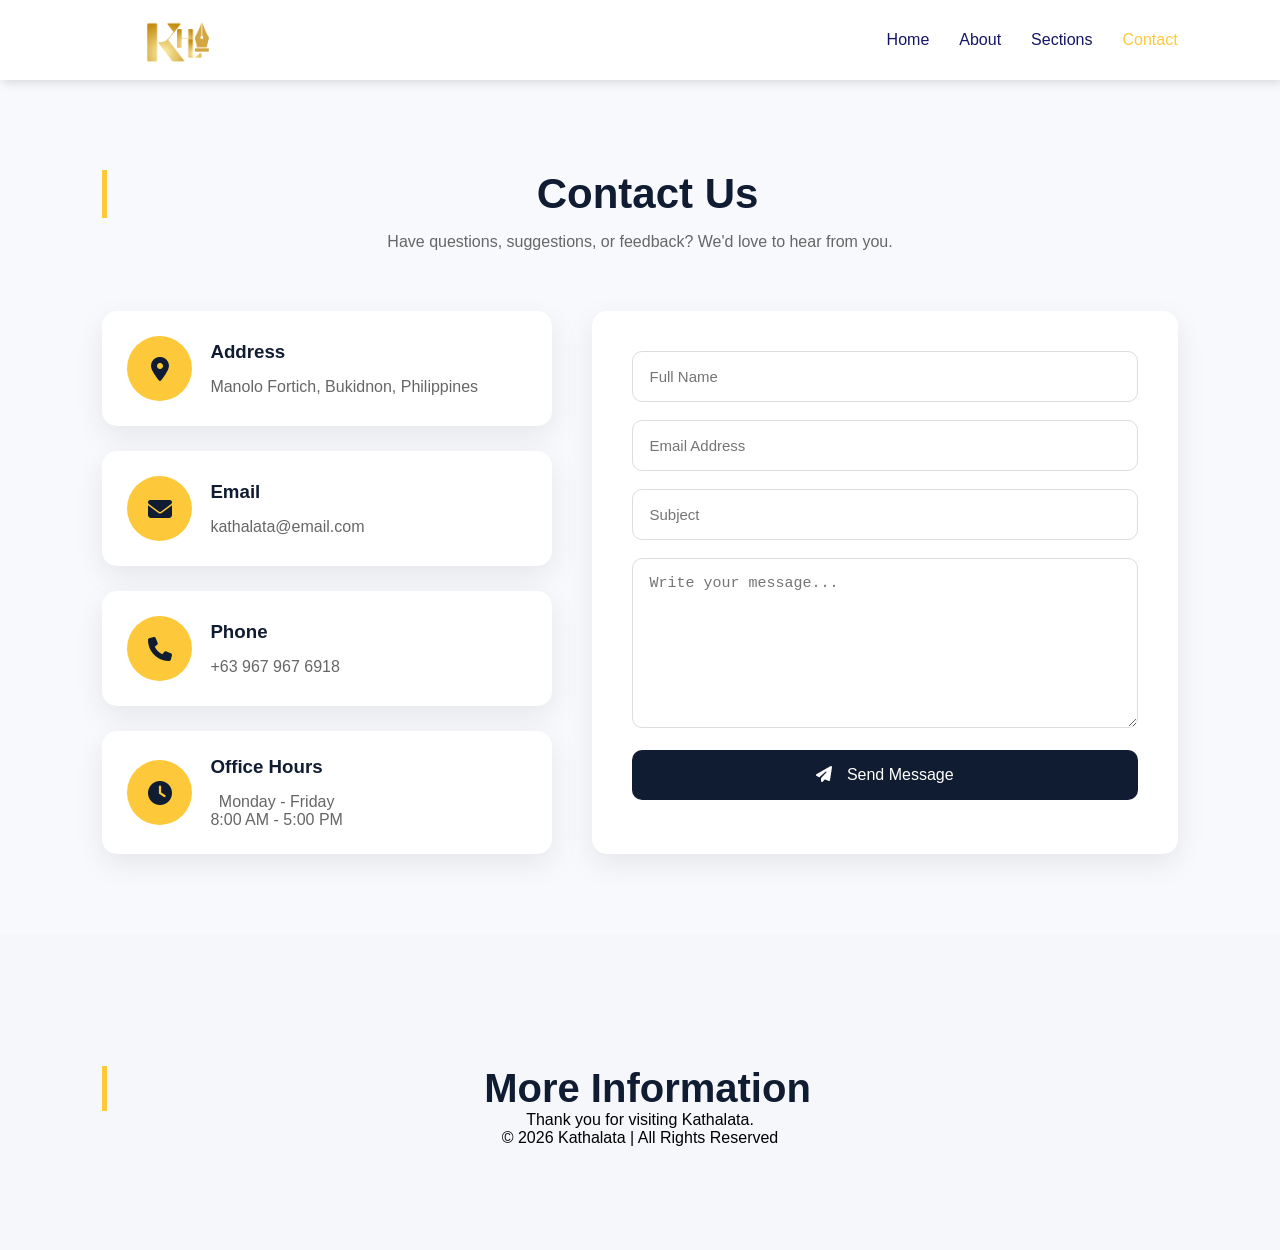
<file: contact.html>
<!DOCTYPE html>
<html lang="en">
<head>
<meta charset="UTF-8">
<meta name="viewport" content="width=device-width, initial-scale=1.0">

<title>Contact | Kathalata</title>

<link rel="stylesheet" href="style.css">

<link rel="stylesheet"
href="https://cdnjs.cloudflare.com/ajax/libs/font-awesome/6.5.2/css/all.min.css">

</head>
<body>

<!-- ================= NAVIGATION ================= -->

<header>

<nav>

<img src="img/khlogo.png" class="logo">

<div class="navigation">

<ul>

<li><a href="index.html">Home</a></li>

<li><a href="about.html">About</a></li>

<li><a href="courses.html">Sections</a></li>

<li><a href="contact.html" class="active">Contact</a></li>

</ul>

</div>

</nav>

</header>

<!-- ================= CONTACT ================= -->

<section id="contact-page">

<h1>Contact Us</h1>

<p>
Have questions, suggestions, or feedback? We'd love to hear from you.
</p>

<div class="contact-container">

<!-- LEFT SIDE -->

<div class="contact-info">

<div class="info-card">

<i class="fa-solid fa-location-dot"></i>

<div>

<h3>Address</h3>

<p>Manolo Fortich, Bukidnon, Philippines</p>

</div>

</div>

<div class="info-card">

<i class="fa-solid fa-envelope"></i>

<div>

<h3>Email</h3>

<p>kathalata@email.com</p>

</div>

</div>

<div class="info-card">

<i class="fa-solid fa-phone"></i>

<div>

<h3>Phone</h3>

<p>+63 967 967 6918</p>

</div>

</div>

<div class="info-card">

<i class="fa-solid fa-clock"></i>

<div>

<h3>Office Hours</h3>

<p>Monday - Friday<br>8:00 AM - 5:00 PM</p>

</div>

</div>

</div>

<!-- RIGHT SIDE -->

<div class="contact-form">

<form>

<input type="text" placeholder="Full Name" required>

<input type="email" placeholder="Email Address" required>

<input type="text" placeholder="Subject" required>

<textarea rows="8" placeholder="Write your message..." required></textarea>

<button type="submit">

<i class="fa-solid fa-paper-plane"></i>

Send Message

</button>

</form>

</div>

</div>

</section>

<!-- ================= FOOTER ================= -->

<section id="experts">

<h1>More Information</h1>

<p>Thank you for visiting Kathalata.</p>

<div class="copyright">

© 2026 Kathalata | All Rights Reserved

</div>

</section>

</body>
</html>
</file>
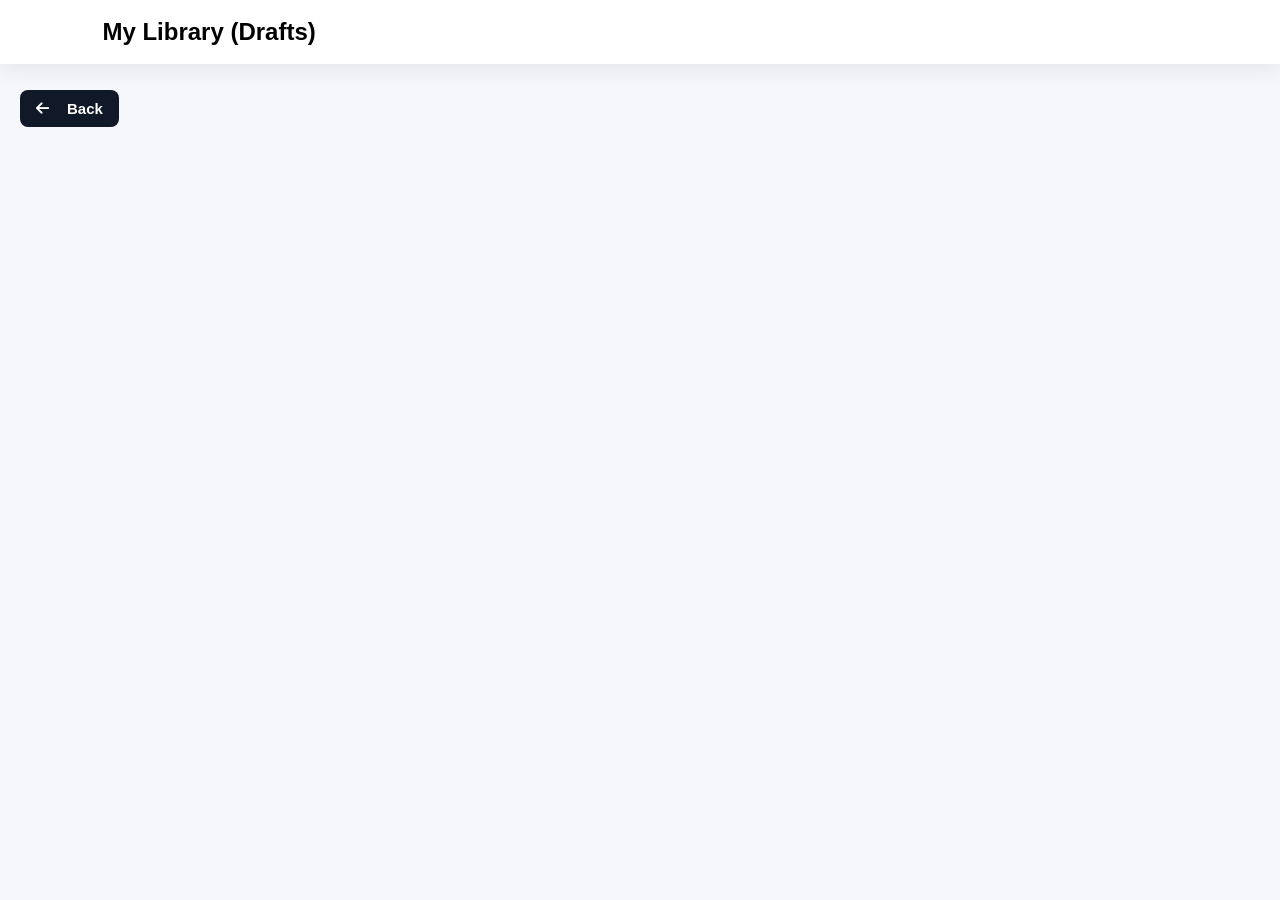
<file: library.html>
<!DOCTYPE html>
<html>
<head>
<title>My Library</title>
<link rel="stylesheet" href="style.css">
<link rel="stylesheet" href="https://cdnjs.cloudflare.com/ajax/libs/font-awesome/6.5.2/css/all.min.css">
</head>

<body>

<header class="topbar">
<a href="courses.html" class="back-btn">
<i class="fa-solid fa-arrow-left"></i> Back
</a>
<h2>My Library (Drafts)</h2>
</header>


<section class="library">

<div id="draftList"></div>
<div id="postsContainer"></div>

</section>

<script>
let drafts = JSON.parse(localStorage.getItem("drafts")) || [];
let container = document.getElementById("draftList");

function loadDrafts() {

    container.innerHTML = "";

    if (drafts.length === 0) {
        container.innerHTML = "<p>No drafts yet.</p>";
        return;
    }

    drafts.forEach((item, index) => {

        container.innerHTML += `
        <div class="library-card">
            <div class="content">${item.content}</div>

            <small>${item.date}</small>

            <div class="lib-buttons">

                <button onclick="editDraft(${index})">
                    <i class="fa-solid fa-pen"></i> Edit
                </button>

                <button onclick="deleteDraft(${index})">
                    <i class="fa-solid fa-trash"></i> Delete
                </button>

            </div>
        </div>
        `;
    });
}

function deleteDraft(index){
    drafts.splice(index, 1);
    localStorage.setItem("drafts", JSON.stringify(drafts));
    loadDrafts();
}

function editDraft(index){
    localStorage.setItem("editDraft", JSON.stringify(drafts[index]));
    window.location.href = "write.html";
}

loadDrafts();
</script>


</body>
</html>
</file>
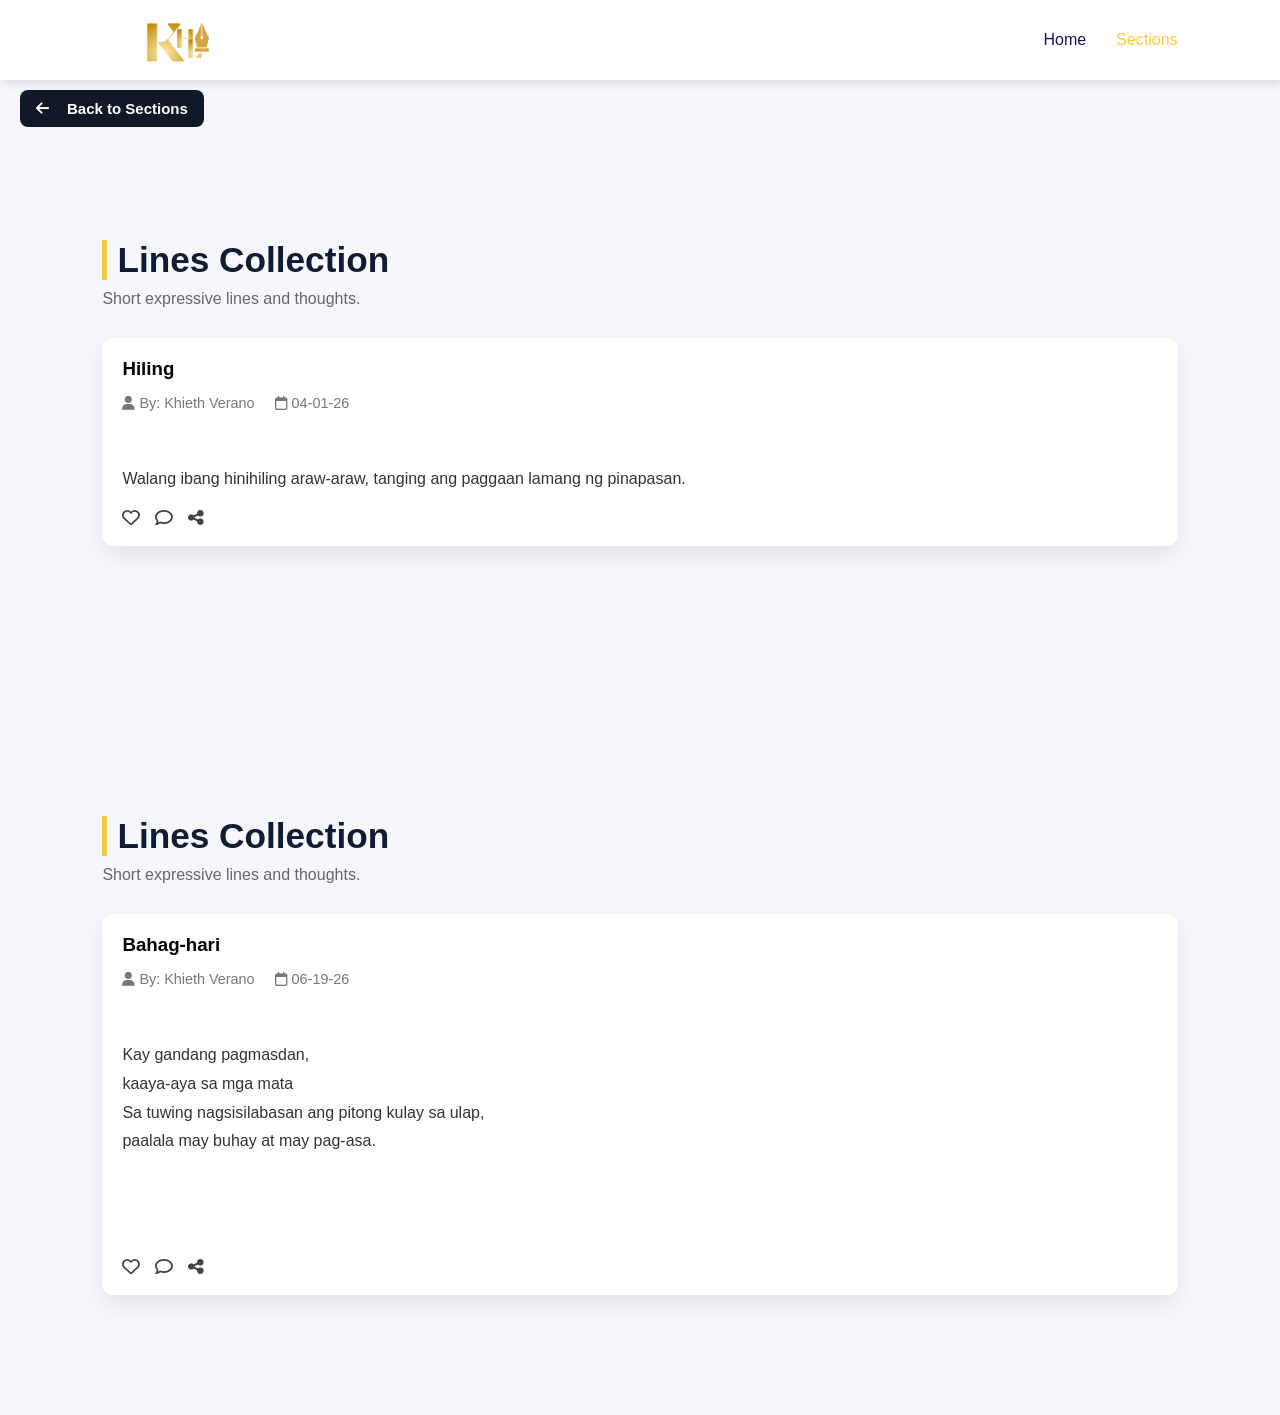
<file: section-lines.html>
<!DOCTYPE html>
<html lang="en">
<head>
<meta charset="UTF-8">
<meta name="viewport" content="width=device-width, initial-scale=1.0">
<title>Lines Section</title>

<link rel="stylesheet" href="style.css">
<link rel="stylesheet" href="https://cdnjs.cloudflare.com/ajax/libs/font-awesome/6.1.1/css/all.min.css">
</head>

<body>

<nav>
    <img src="img/khlogo.png" class="logo">

    <div class="navigation">
        <ul>
            <li><a href="index.html">Home</a></li>
            <li><a href="courses.html" class="active">Sections</a></li>
        </ul>
    </div>
</nav>

<section class="top-bar">
    <a href="courses.html" class="back-btn">
        <i class="fa-solid fa-arrow-left"></i> Back to Sections
    </a>
</section>

<section class="works-page">

    <h1>Lines Collection</h1>
    <p class="subtext">Short expressive lines and thoughts.</p>

    <div class="work-grid">

        <div class="work-card">
    <!-- TITLE -->
    <h3>Hiling</h3>

    <!-- AUTHOR + DATE -->
    <div class="post-meta">
        <span><i class="fa-solid fa-user"></i> By: Khieth Verano</span>
        <span><i class="fa-regular fa-calendar"></i> 04-01-26</span>
    </div>

    <!-- CONTENT -->
    <p>
        Walang ibang hinihiling araw-araw, tanging ang paggaan lamang ng pinapasan.
    </p>

    <!-- ACTIONS -->
    <div class="work-actions">
        <i class="fa-regular fa-heart"></i>
        <i class="fa-regular fa-comment"></i>
        <i class="fa-solid fa-share-nodes"></i>
    </div>

</div>

</section>
<section class="works-page">

    <h1>Lines Collection</h1>
    <p class="subtext">Short expressive lines and thoughts.</p>

    <div class="work-grid">

        <div class="work-card">
    <!-- TITLE -->
    <h3>Bahag-hari</h3>

    <!-- AUTHOR + DATE -->
    <div class="post-meta">
        <span><i class="fa-solid fa-user"></i> By: Khieth Verano</span>
        <span><i class="fa-regular fa-calendar"></i> 06-19-26</span>
    </div>

    <!-- CONTENT -->
    <p>
        Kay gandang pagmasdan, 
kaaya-aya sa mga mata
Sa tuwing nagsisilabasan ang pitong kulay sa ulap, 
paalala may buhay at may pag-asa.


    <!-- ACTIONS -->
    <div class="work-actions">
        <i class="fa-regular fa-heart"></i>
        <i class="fa-regular fa-comment"></i>
        <i class="fa-solid fa-share-nodes"></i>
    </div>

</div>

</section>


</body>
</html>
</file>
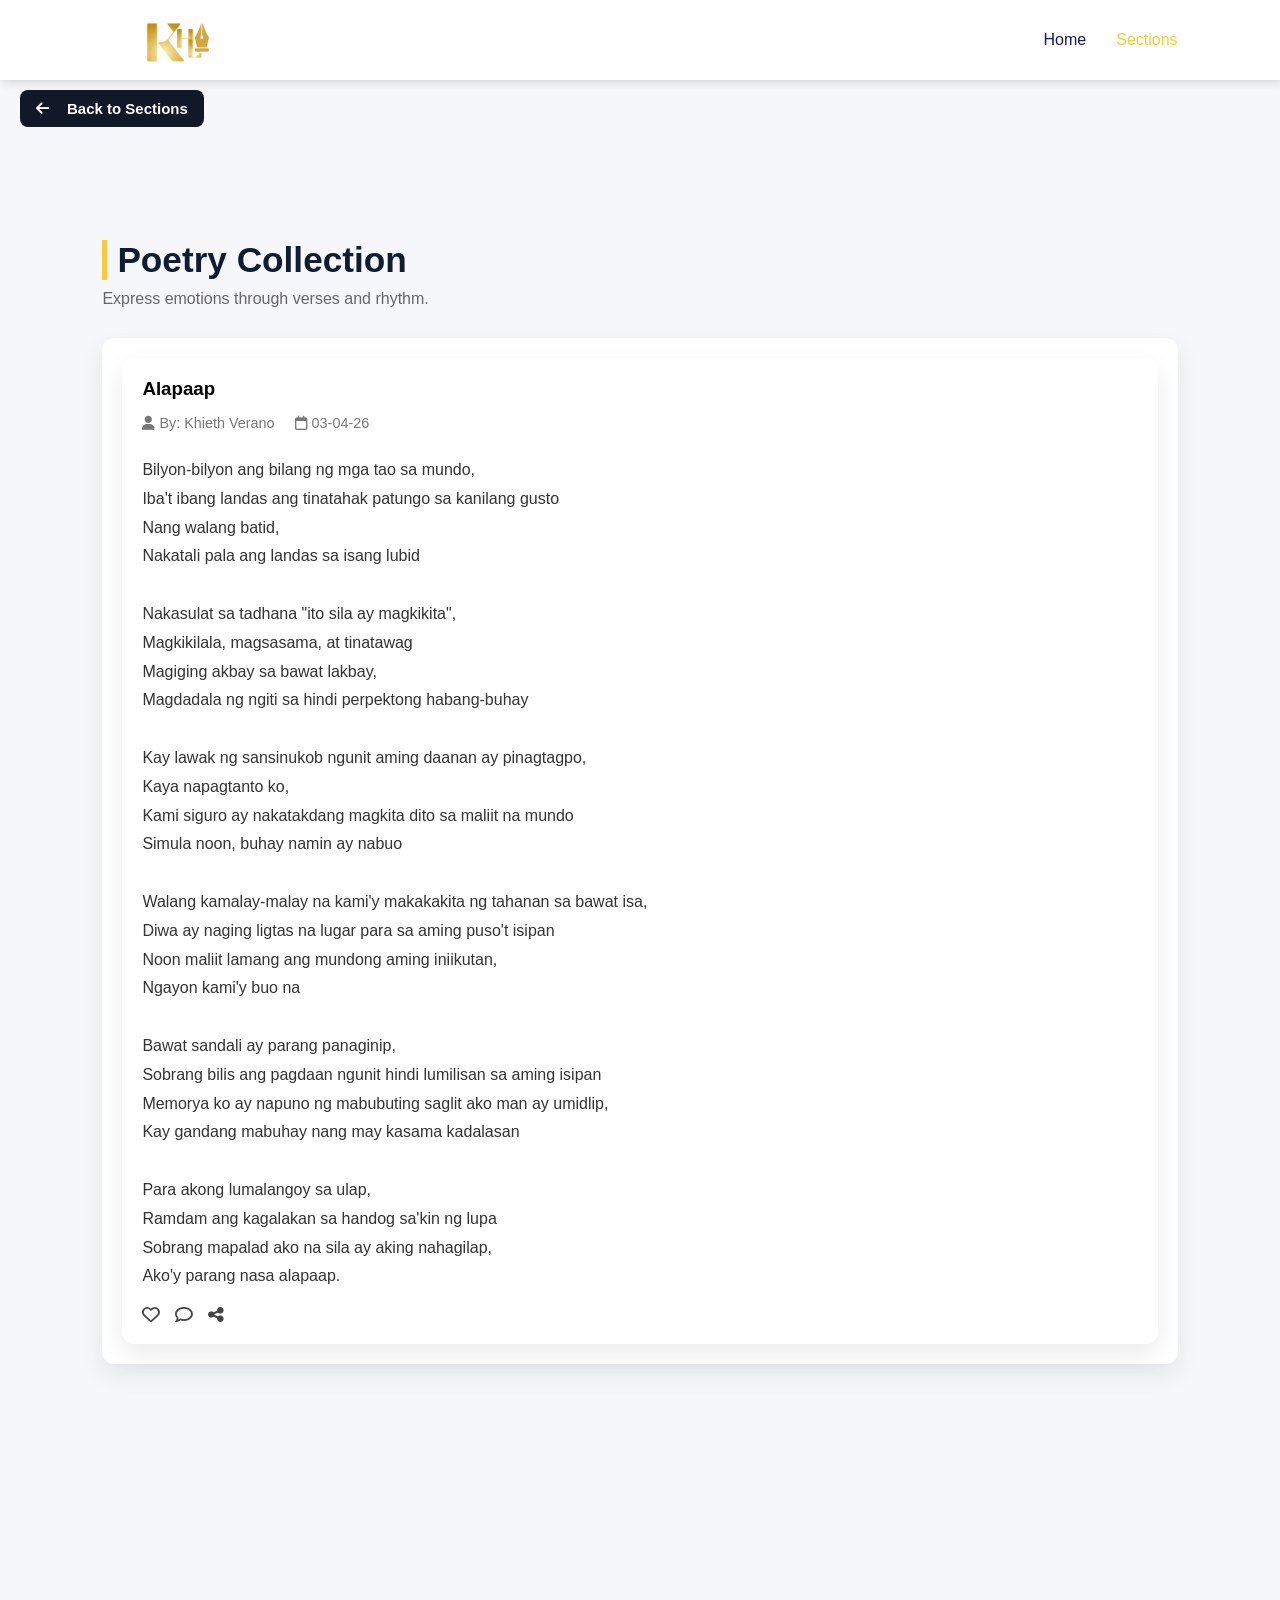
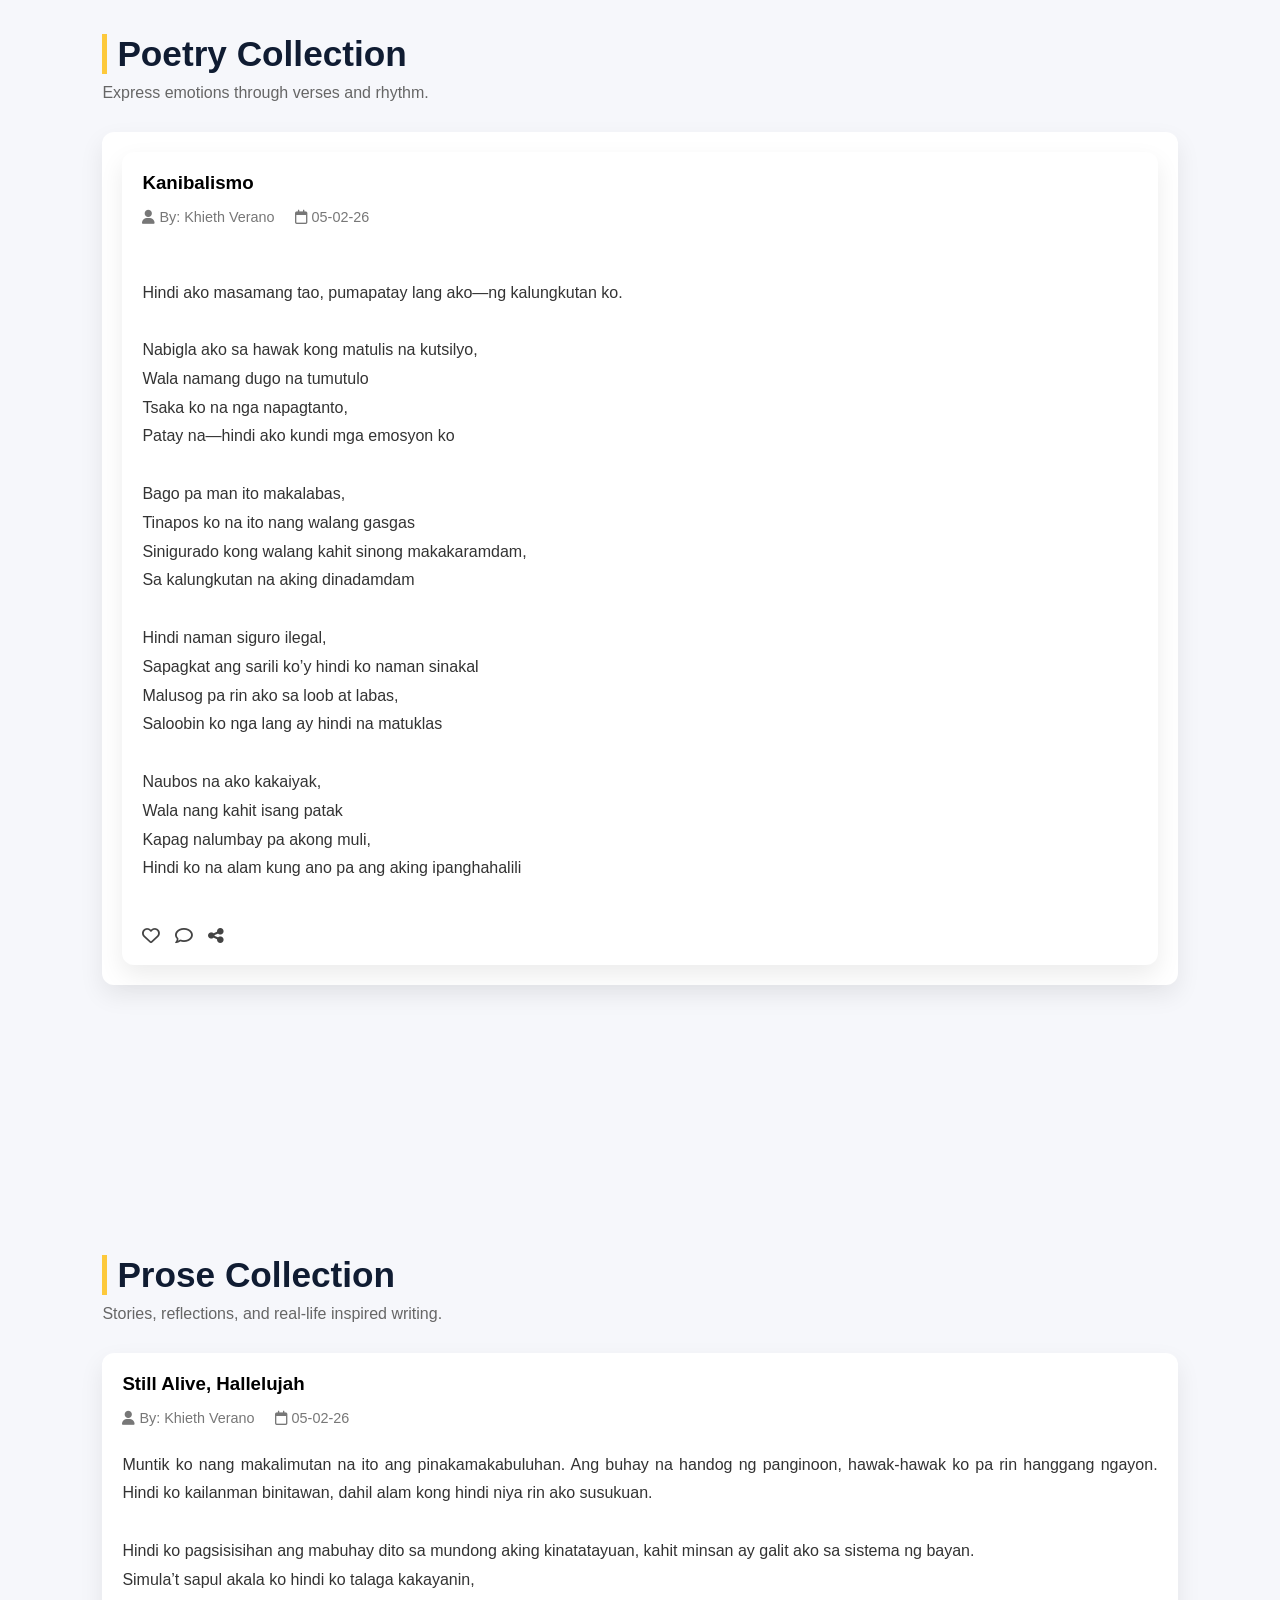
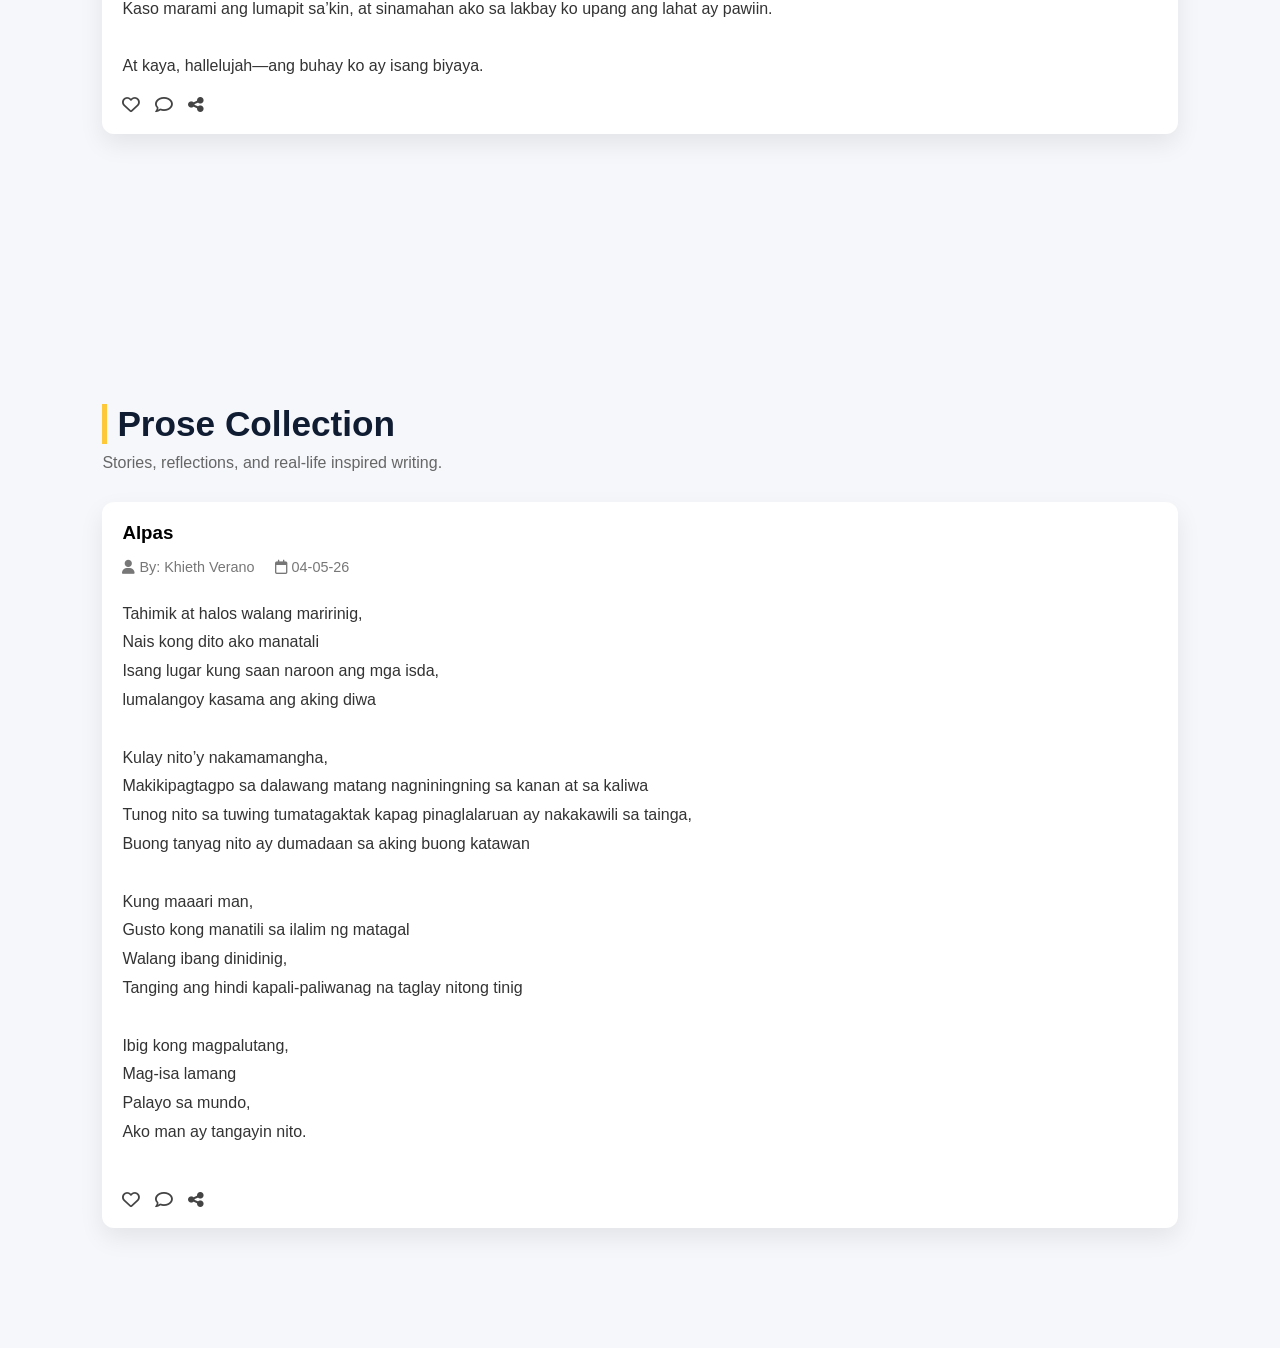
<file: section-poetry.html>
<!DOCTYPE html>
<html lang="en">
<head>
<meta charset="UTF-8">
<meta name="viewport" content="width=device-width, initial-scale=1.0">
<title>Poetry Section</title>

<link rel="stylesheet" href="style.css">
<link rel="stylesheet" href="https://cdnjs.cloudflare.com/ajax/libs/font-awesome/6.1.1/css/all.min.css">
</head>

<body>

<!-- HEADER -->
<nav>
    <img src="img/khlogo.png" class="logo">

    <div class="navigation">
        <ul>
            <li><a href="index.html">Home</a></li>
            <li><a href="courses.html" class="active">Sections</a></li>
        </ul>
    </div>
</nav>

<!-- BACK BUTTON -->
<section class="top-bar">
    <a href="courses.html" class="back-btn">
        <i class="fa-solid fa-arrow-left"></i> Back to Sections
    </a>
</section>

<!-- CONTENT -->
<section class="works-page">

    <h1>Poetry Collection</h1>
    <p class="subtext">Express emotions through verses and rhythm.</p>

    <div class="work-grid">

        <div class="work-card">
            <div class="work-card">
    <!-- TITLE -->
    <h3>Alapaap</h3>

    <!-- AUTHOR + DATE -->
    <div class="post-meta">
        <span><i class="fa-solid fa-user"></i> By: Khieth Verano</span>
        <span><i class="fa-regular fa-calendar"></i> 03-04-26</span>
    </div>

    <!-- CONTENT -->
    <p> Bilyon-bilyon ang bilang ng mga tao sa mundo,
        Iba't ibang landas ang tinatahak patungo sa kanilang gusto
        Nang walang batid,
        Nakatali pala ang landas sa isang lubid

        Nakasulat sa tadhana "ito sila ay magkikita",
        Magkikilala, magsasama, at tinatawag
        Magiging akbay sa bawat lakbay,
        Magdadala ng ngiti sa hindi perpektong habang-buhay

        Kay lawak ng sansinukob ngunit aming daanan ay pinagtagpo,
        Kaya napagtanto ko,
        Kami siguro ay nakatakdang magkita dito sa maliit na mundo
        Simula noon, buhay namin ay nabuo

        Walang kamalay-malay na kami'y makakakita ng tahanan sa bawat isa,
        Diwa ay naging ligtas na lugar para sa aming puso't isipan
        Noon maliit lamang ang mundong aming iniikutan,
        Ngayon kami'y buo na

        Bawat sandali ay parang panaginip,
        Sobrang bilis ang pagdaan ngunit hindi lumilisan sa aming isipan
        Memorya ko ay napuno ng mabubuting saglit ako man ay umidlip,
        Kay gandang mabuhay nang may kasama kadalasan

        Para akong lumalangoy sa ulap,
        Ramdam ang kagalakan sa handog sa'kin ng lupa
        Sobrang mapalad ako na sila ay aking nahagilap,
        Ako'y parang nasa alapaap.
    </p>

    <!-- ACTIONS -->
    <div class="work-actions">
        <i class="fa-regular fa-heart"></i>
        <i class="fa-regular fa-comment"></i>
        <i class="fa-solid fa-share-nodes"></i>
    </div>

</div>

</section>
<section class="works-page">

    <h1>Poetry Collection</h1>
    <p class="subtext">Express emotions through verses and rhythm.</p>

    <div class="work-grid">

        <div class="work-card">
            <div class="work-card">
    <!-- TITLE -->
    <h3>Kanibalismo</h3>

    <!-- AUTHOR + DATE -->
    <div class="post-meta">
        <span><i class="fa-solid fa-user"></i> By: Khieth Verano</span>
        <span><i class="fa-regular fa-calendar"></i> 05-02-26</span>
    </div>

    <!-- CONTENT -->
    <p>
Hindi ako masamang tao, pumapatay lang ako—ng kalungkutan ko.

Nabigla ako sa hawak kong matulis na kutsilyo,
Wala namang dugo na tumutulo
Tsaka ko na nga napagtanto,
Patay na—hindi ako kundi mga emosyon ko

Bago pa man ito makalabas,
Tinapos ko na ito nang walang gasgas
Sinigurado kong walang kahit sinong makakaramdam,
Sa kalungkutan na aking dinadamdam

Hindi naman siguro ilegal,
Sapagkat ang sarili ko’y hindi ko naman sinakal
Malusog pa rin ako sa loob at labas,
Saloobin ko nga lang ay hindi na matuklas

Naubos na ako kakaiyak,
Wala nang kahit isang patak
Kapag nalumbay pa akong muli,
Hindi ko na alam kung ano pa ang aking ipanghahalili

    </p>

    <!-- ACTIONS -->
    <div class="work-actions">
        <i class="fa-regular fa-heart"></i>
        <i class="fa-regular fa-comment"></i>
        <i class="fa-solid fa-share-nodes"></i>
    </div>

</div>

</section>
<section class="works-page">

    <h1>Prose Collection</h1>
    <p class="subtext">Stories, reflections, and real-life inspired writing.</p>
<div class="work-grid">

        <div class="work-card">
    <!-- TITLE -->
    <h3>Still Alive, Hallelujah</h3>

    <!-- AUTHOR + DATE -->
    <div class="post-meta">
        <span><i class="fa-solid fa-user"></i> By: Khieth Verano</span>
        <span><i class="fa-regular fa-calendar"></i> 05-02-26</span>
    </div>

    <!-- CONTENT -->
    <p>Muntik ko nang makalimutan na ito ang pinakamakabuluhan. Ang buhay na handog ng panginoon, hawak-hawak ko pa rin hanggang ngayon. Hindi ko kailanman binitawan, dahil alam kong hindi niya rin ako susukuan.

Hindi ko pagsisisihan ang mabuhay dito sa mundong aking kinatatayuan, kahit minsan ay galit ako sa sistema ng bayan.
Simula’t sapul akala ko hindi ko talaga kakayanin,
Kaso marami ang lumapit sa’kin, at sinamahan ako sa lakbay ko upang ang lahat ay pawiin. 

At kaya, hallelujah—ang buhay ko ay isang biyaya.
</p>

    <!-- ACTIONS -->
    <div class="work-actions">
        <i class="fa-regular fa-heart"></i>
        <i class="fa-regular fa-comment"></i>
        <i class="fa-solid fa-share-nodes"></i>
    </div>

</div>

</section>
<section class="works-page">

    <h1>Prose Collection</h1>
    <p class="subtext">Stories, reflections, and real-life inspired writing.</p>
<div class="work-grid">

        <div class="work-card">
    <!-- TITLE -->
    <h3>Alpas</h3>

    <!-- AUTHOR + DATE -->
    <div class="post-meta">
        <span><i class="fa-solid fa-user"></i> By: Khieth Verano</span>
        <span><i class="fa-regular fa-calendar"></i> 04-05-26</span>
    </div>

    <!-- CONTENT -->
    <p>Tahimik at halos walang maririnig,
Nais kong dito ako manatali
Isang lugar kung saan naroon ang mga isda,
lumalangoy kasama ang aking diwa

Kulay nito’y nakamamangha,
Makikipagtagpo sa dalawang matang nagniningning sa kanan at sa kaliwa
Tunog nito sa tuwing tumatagaktak kapag pinaglalaruan ay nakakawili sa tainga,
Buong tanyag nito ay dumadaan sa aking buong katawan

Kung maaari man,
Gusto kong manatili sa ilalim ng matagal
Walang ibang dinidinig,
Tanging ang hindi kapali-paliwanag na taglay nitong tinig

Ibig kong magpalutang,
Mag-isa lamang
Palayo sa mundo,
Ako man ay tangayin nito.

</p>

    <!-- ACTIONS -->
    <div class="work-actions">
        <i class="fa-regular fa-heart"></i>
        <i class="fa-regular fa-comment"></i>
        <i class="fa-solid fa-share-nodes"></i>
    </div>

</div>

</section>
</body>
</html>
</file>
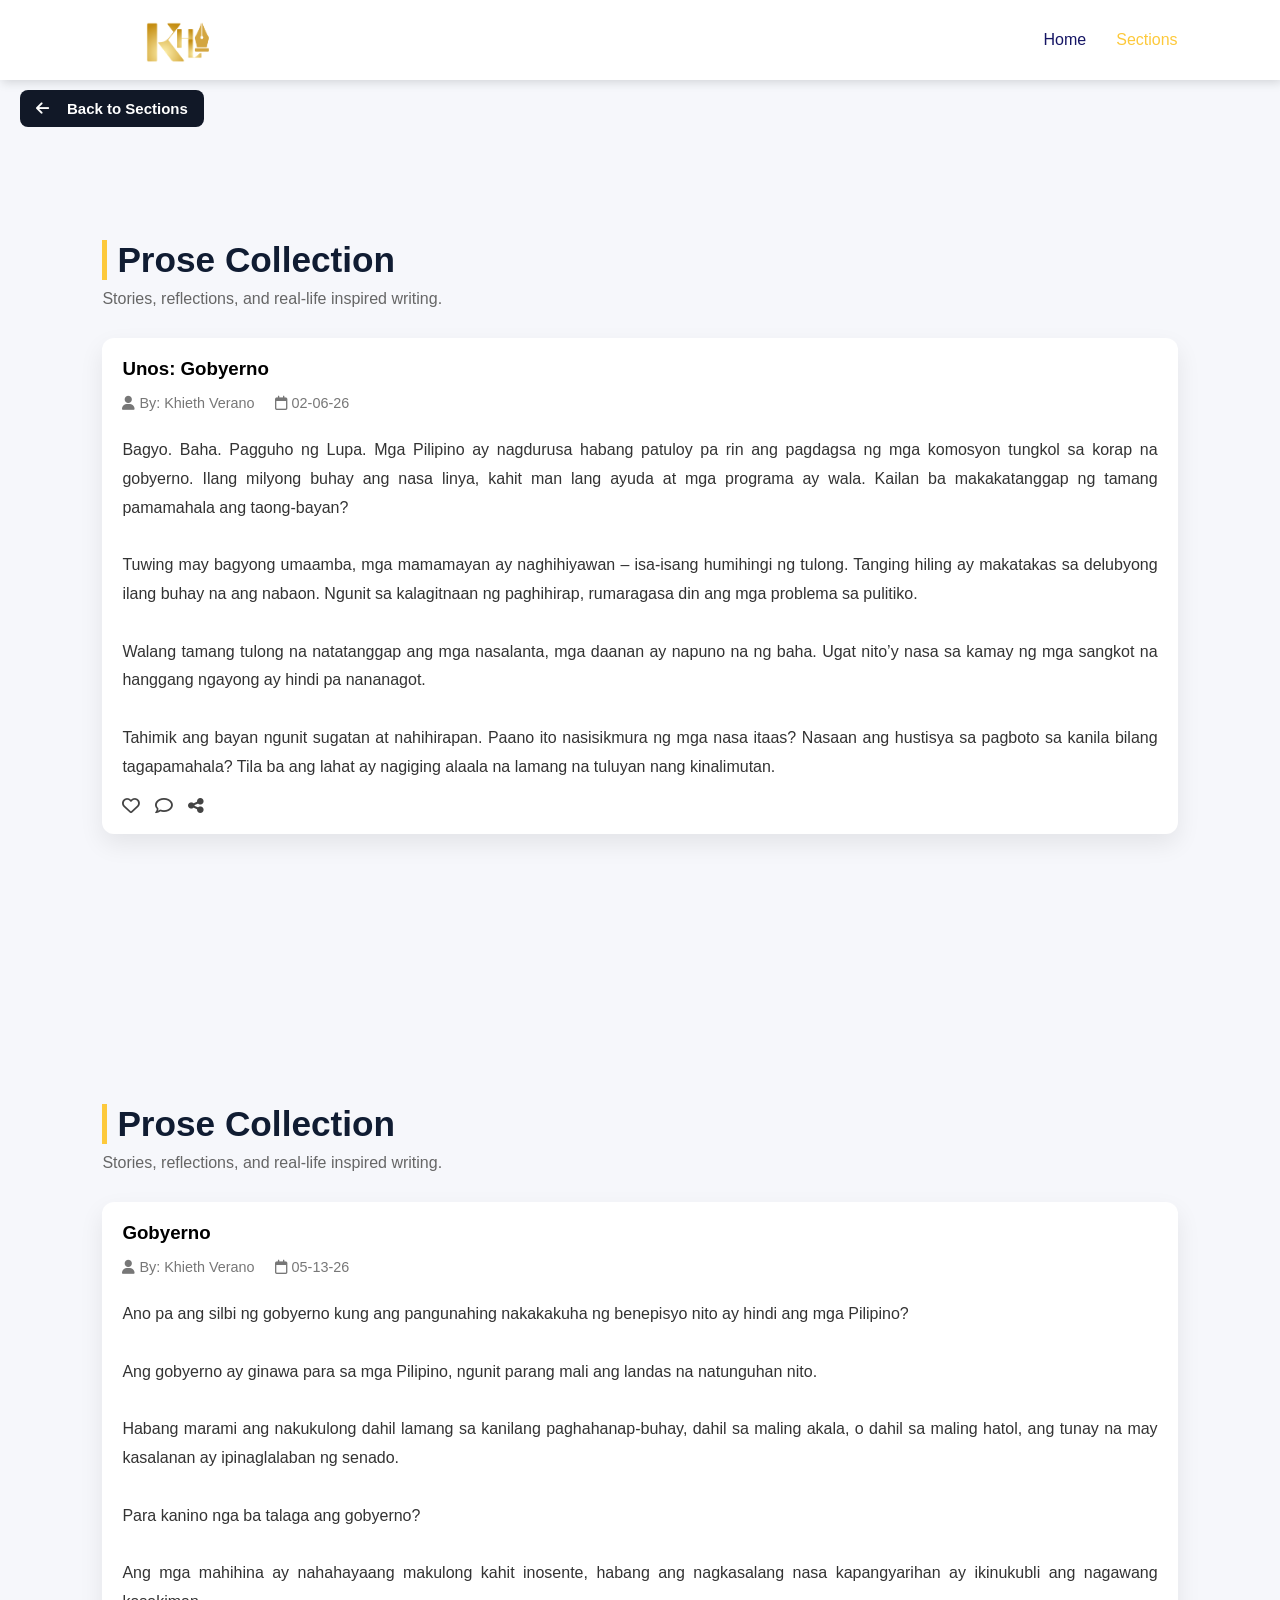
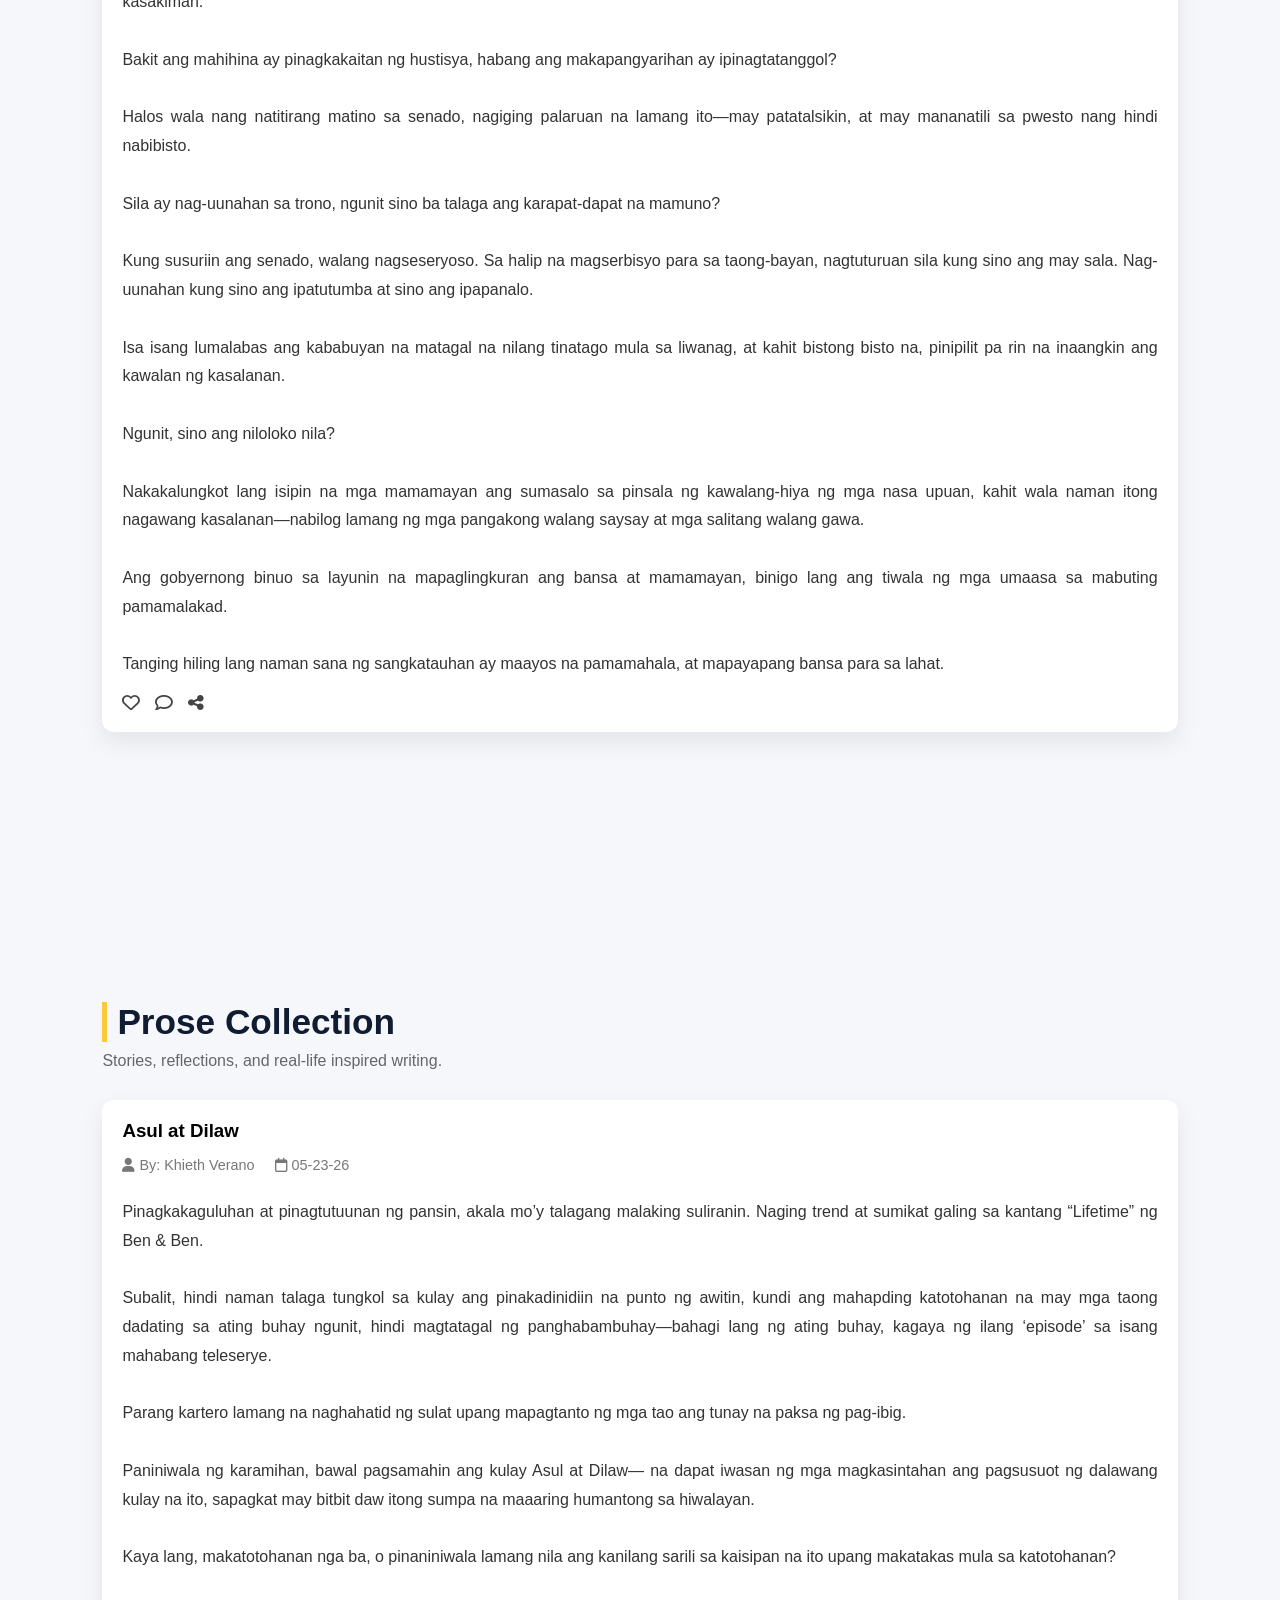
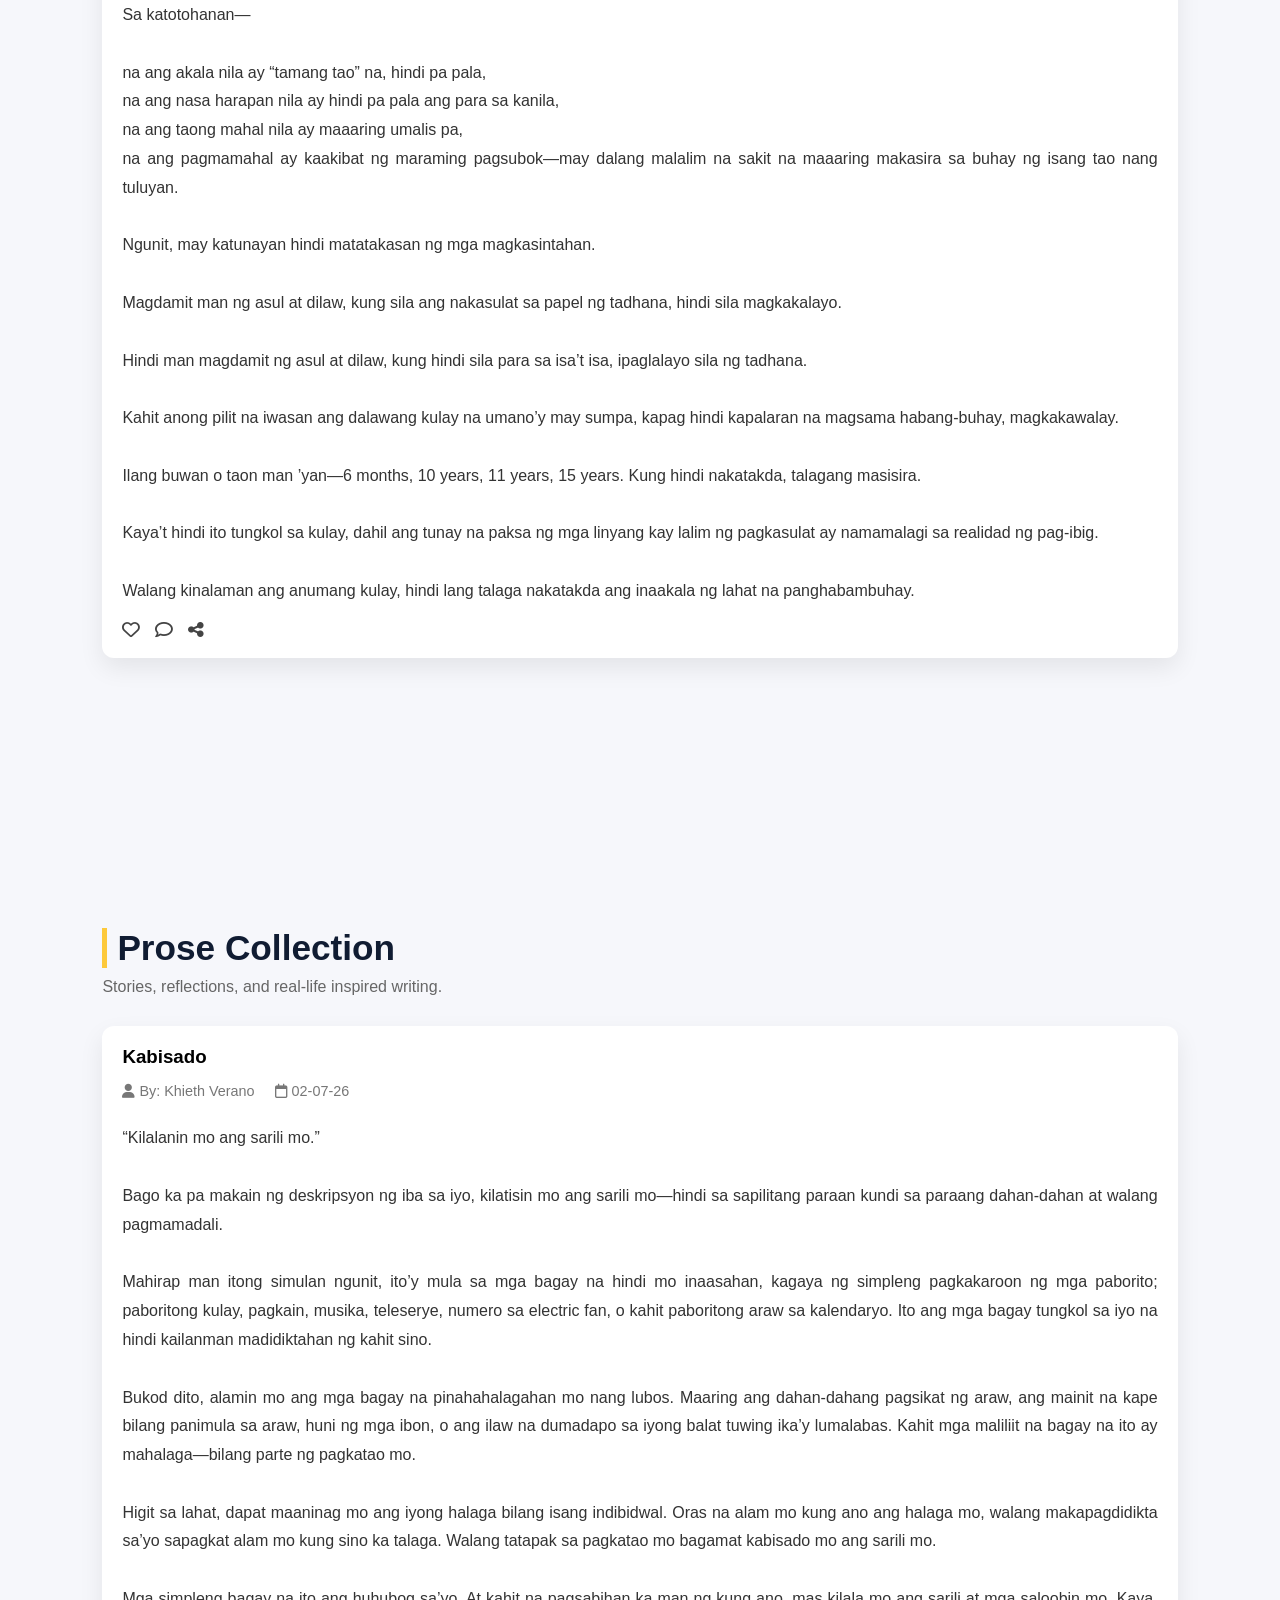
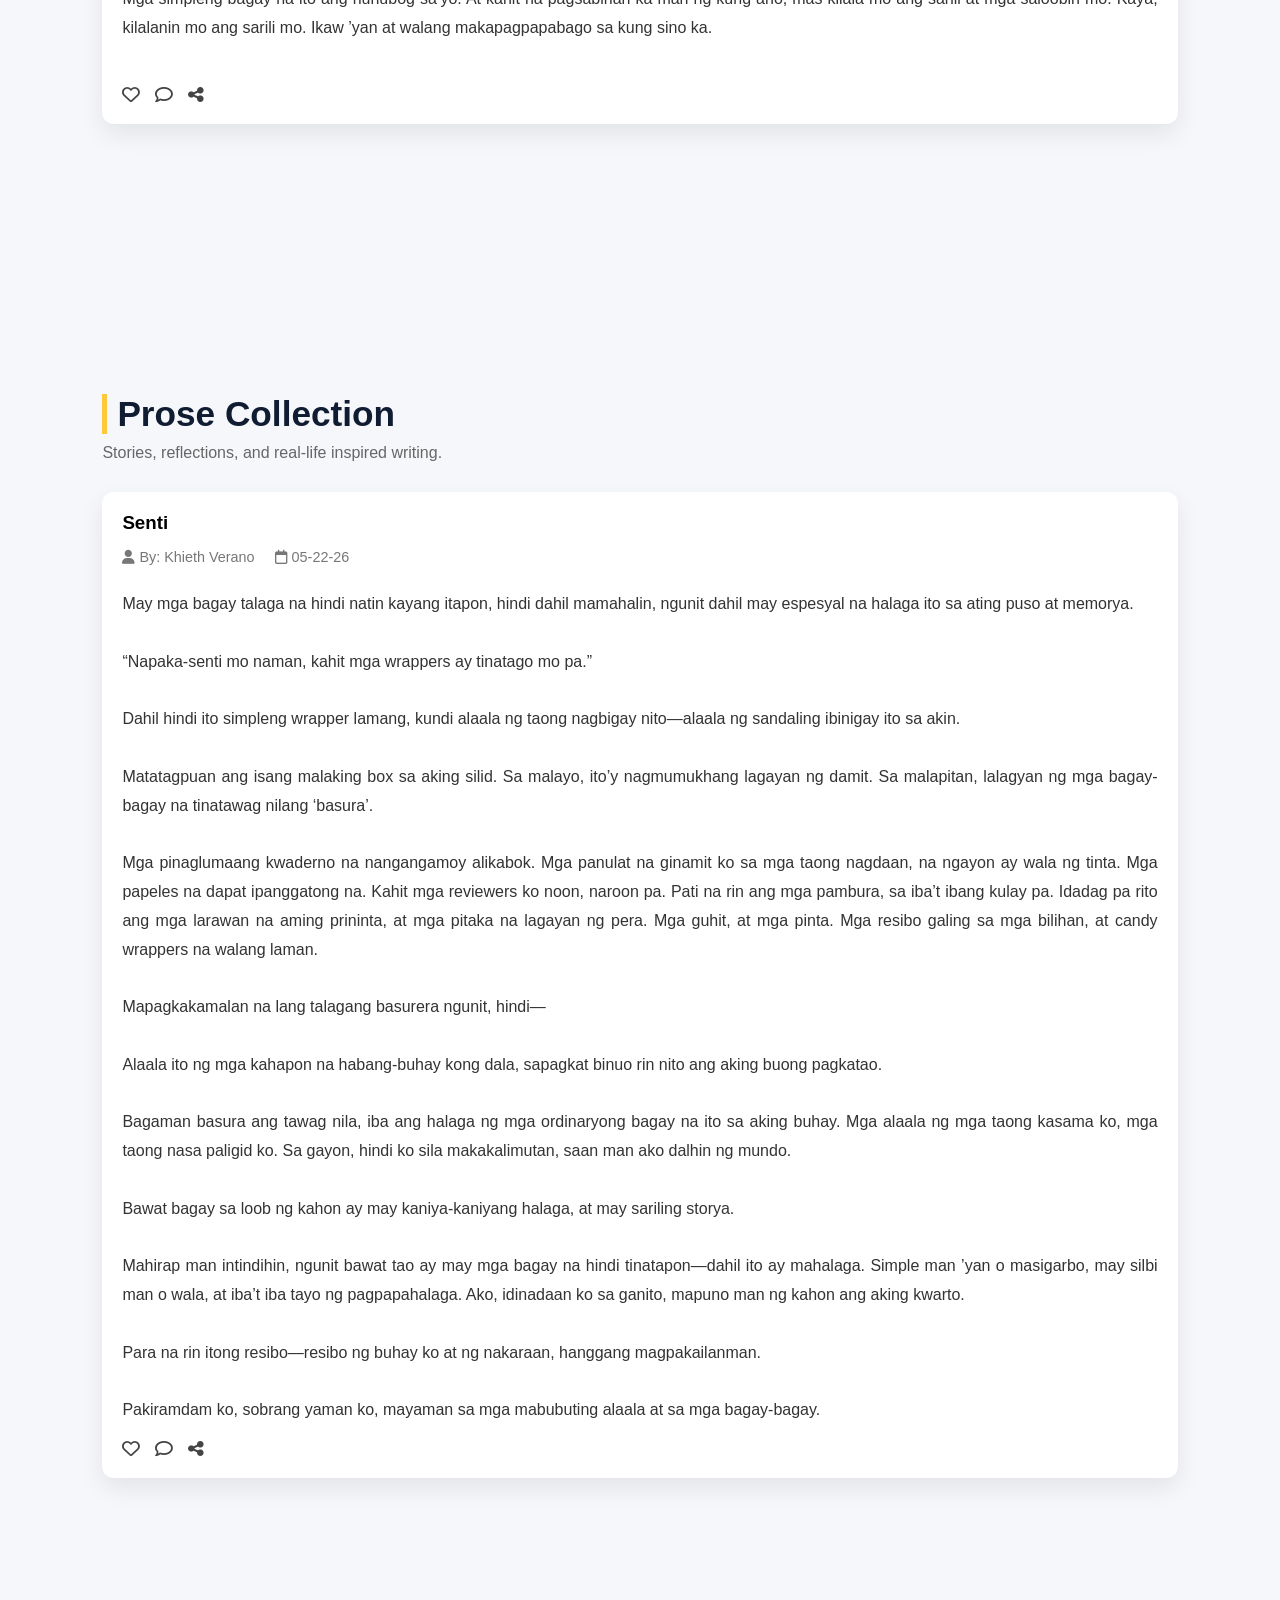
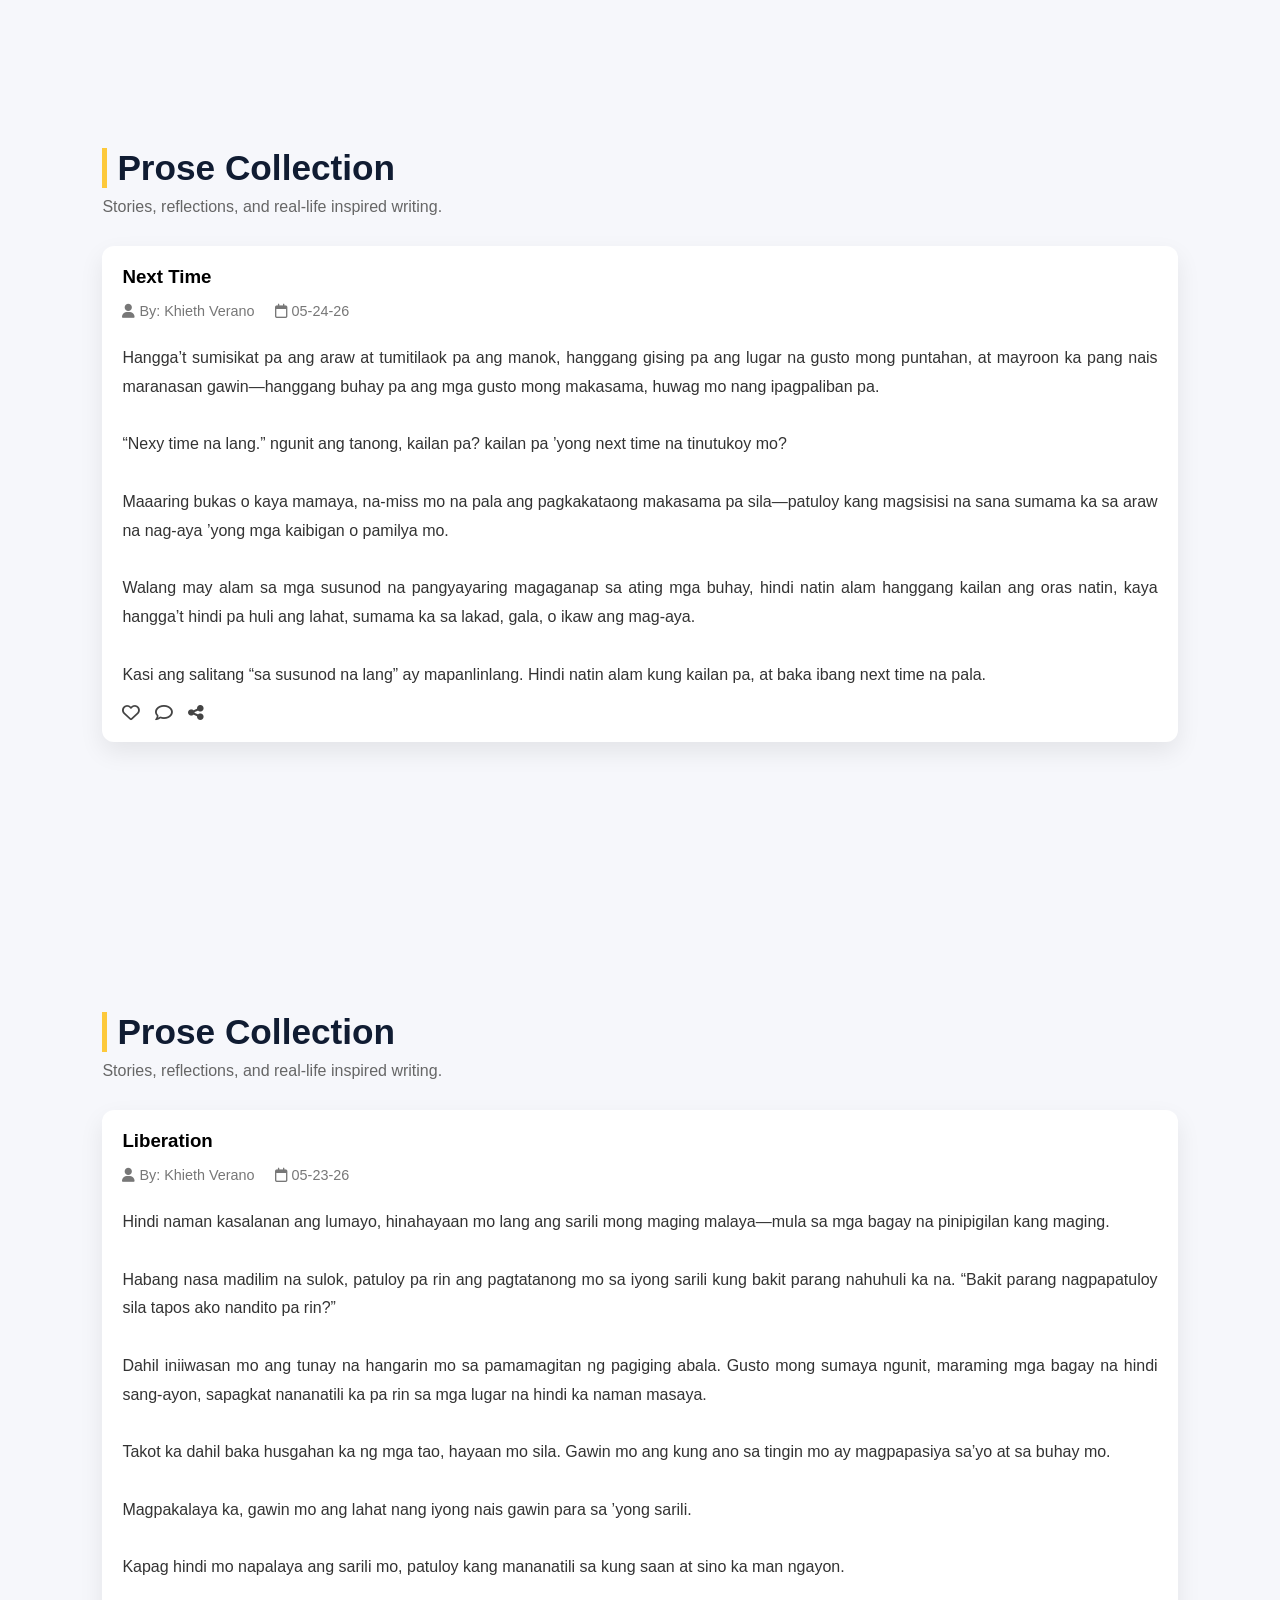
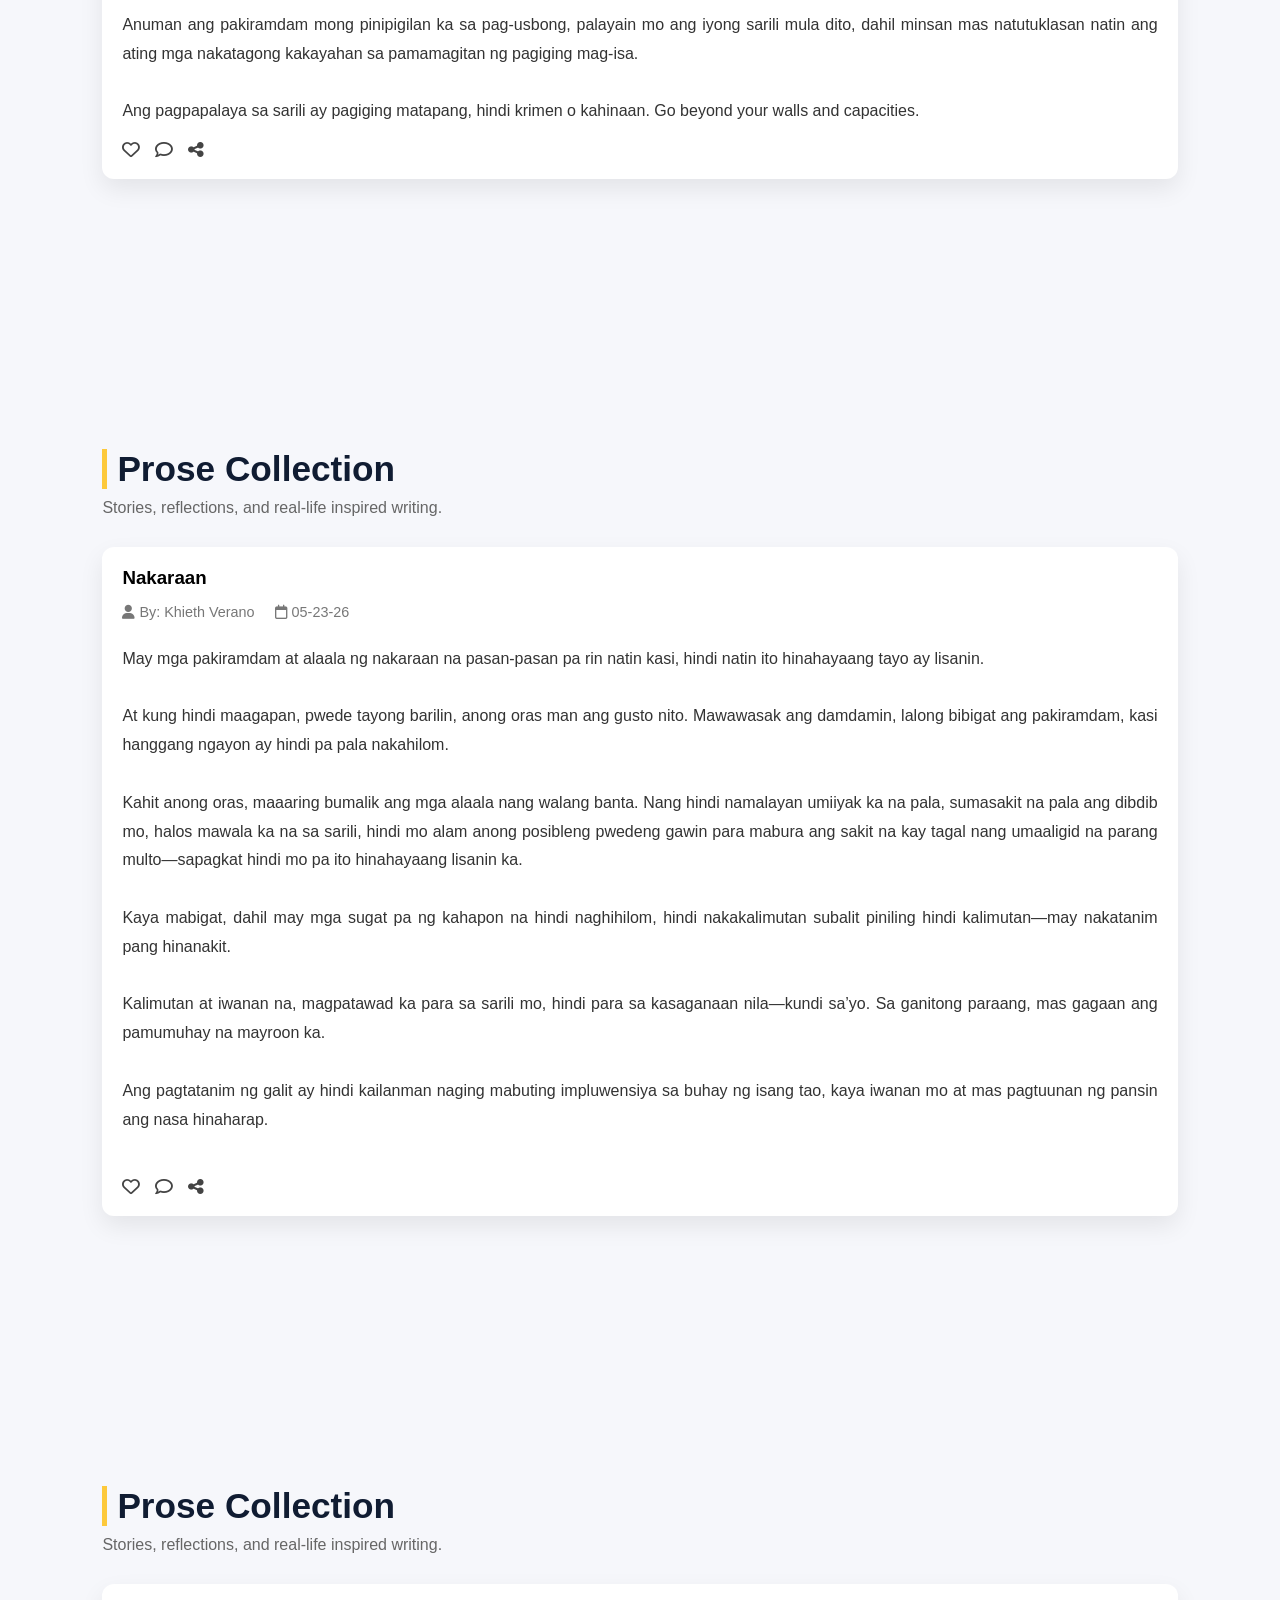
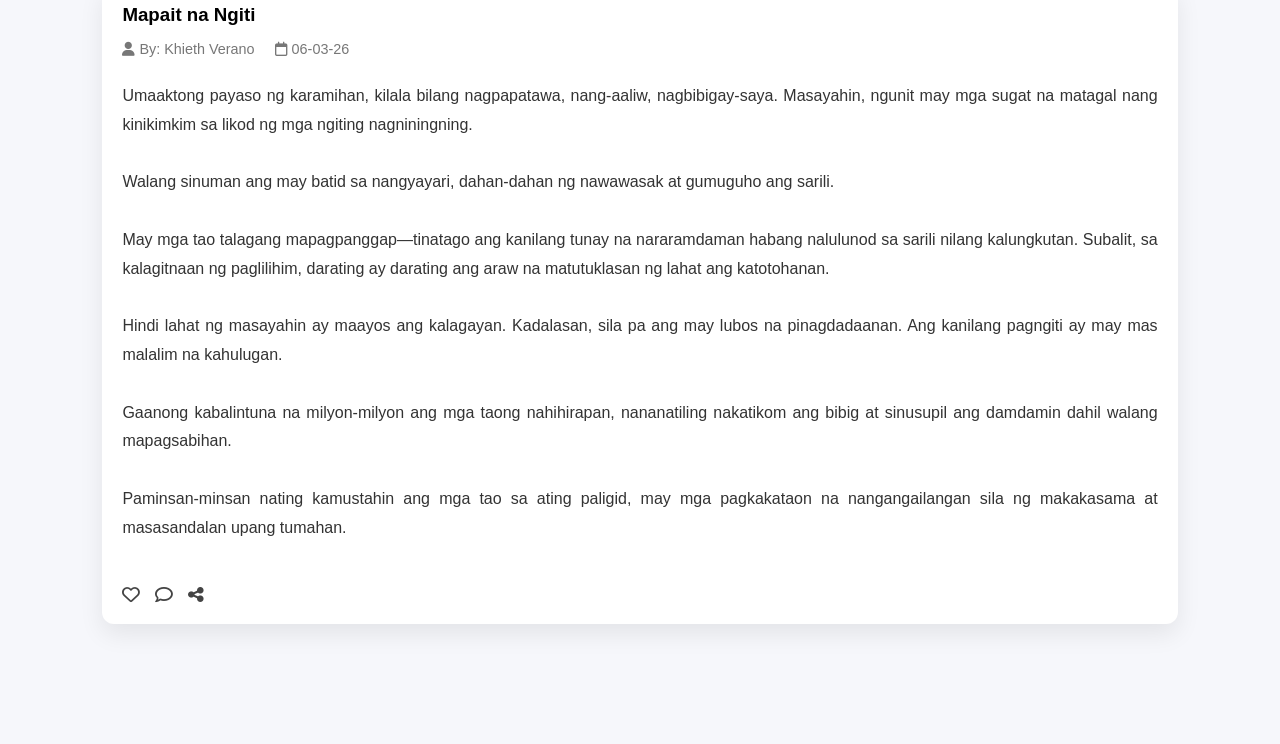
<file: section-prose.html>
<!DOCTYPE html>
<html lang="en">
<head>
<meta charset="UTF-8">
<meta name="viewport" content="width=device-width, initial-scale=1.0">
<title>Prose Section</title>

<link rel="stylesheet" href="style.css">
<link rel="stylesheet" href="https://cdnjs.cloudflare.com/ajax/libs/font-awesome/6.1.1/css/all.min.css">
</head>

<body>

<nav>
    <img src="img/khlogo.png" class="logo">

    <div class="navigation">
        <ul>
            <li><a href="index.html">Home</a></li>
            <li><a href="courses.html" class="active">Sections</a></li>
        </ul>
    </div>
</nav>

<section class="top-bar">
    <a href="courses.html" class="back-btn">
        <i class="fa-solid fa-arrow-left"></i> Back to Sections
    </a>
</section>

<section class="works-page">

    <h1>Prose Collection</h1>
    <p class="subtext">Stories, reflections, and real-life inspired writing.</p>

    <div class="work-grid">

        <div class="work-card">
    <!-- TITLE -->
    <h3>Unos: Gobyerno</h3>

    <!-- AUTHOR + DATE -->
    <div class="post-meta">
        <span><i class="fa-solid fa-user"></i> By: Khieth Verano</span>
        <span><i class="fa-regular fa-calendar"></i> 02-06-26</span>
    </div>

    <!-- CONTENT -->
    <p> Bagyo. Baha. Pagguho ng Lupa. Mga Pilipino ay nagdurusa habang patuloy pa rin ang pagdagsa ng mga komosyon tungkol sa korap na gobyerno. Ilang milyong buhay ang nasa linya, kahit man lang ayuda at mga programa ay wala. Kailan ba makakatanggap ng tamang pamamahala ang taong-bayan?

	Tuwing may bagyong umaamba, mga mamamayan ay naghihiyawan – isa-isang humihingi ng tulong. Tanging hiling ay makatakas sa delubyong ilang buhay na ang nabaon. Ngunit sa kalagitnaan ng paghihirap, rumaragasa din ang mga problema sa pulitiko.

	Walang tamang tulong na natatanggap ang mga nasalanta, mga daanan ay napuno na ng baha. Ugat nito’y nasa sa kamay ng mga sangkot na hanggang ngayong ay hindi pa nananagot. 

	Tahimik ang bayan ngunit sugatan at nahihirapan. Paano ito nasisikmura ng mga nasa itaas? Nasaan ang hustisya sa pagboto sa kanila bilang tagapamahala? Tila ba ang lahat ay nagiging alaala na lamang na tuluyan nang kinalimutan.
    </p>

    <!-- ACTIONS -->
    <div class="work-actions">
        <i class="fa-regular fa-heart"></i>
        <i class="fa-regular fa-comment"></i>
        <i class="fa-solid fa-share-nodes"></i>
    </div>

</div>
</section>

<section class="works-page">

    <h1>Prose Collection</h1>
    <p class="subtext">Stories, reflections, and real-life inspired writing.</p>
<div class="work-grid">

        <div class="work-card">
    <!-- TITLE -->
    <h3>Gobyerno</h3>

    <!-- AUTHOR + DATE -->
    <div class="post-meta">
        <span><i class="fa-solid fa-user"></i> By: Khieth Verano</span>
        <span><i class="fa-regular fa-calendar"></i> 05-13-26</span>
    </div>

    <!-- CONTENT -->
    <p>Ano pa ang silbi ng gobyerno kung ang pangunahing nakakakuha ng benepisyo nito ay hindi ang mga Pilipino?

Ang gobyerno ay ginawa para sa mga Pilipino, ngunit parang mali ang landas na natunguhan nito.

Habang marami ang nakukulong dahil lamang sa kanilang paghahanap-buhay, dahil sa maling akala, o dahil sa maling hatol, ang tunay na may kasalanan ay ipinaglalaban ng senado.

Para kanino nga ba talaga ang gobyerno?

Ang mga mahihina ay nahahayaang makulong kahit inosente, habang ang nagkasalang nasa kapangyarihan ay ikinukubli ang nagawang kasakiman.

Bakit ang mahihina ay pinagkakaitan ng hustisya, habang ang makapangyarihan ay ipinagtatanggol?

Halos wala nang natitirang matino sa senado, nagiging palaruan na lamang ito—may patatalsikin, at may mananatili sa pwesto nang hindi nabibisto. 

Sila ay nag-uunahan sa trono, ngunit sino ba talaga ang karapat-dapat na mamuno? 

Kung susuriin ang senado, walang nagseseryoso. Sa halip na magserbisyo para sa taong-bayan, nagtuturuan sila kung sino ang may sala. Nag-uunahan kung sino ang ipatutumba at sino ang ipapanalo.

Isa isang lumalabas ang kababuyan na matagal na nilang tinatago mula sa liwanag, at kahit bistong bisto na, pinipilit pa rin na inaangkin ang kawalan ng kasalanan. 

Ngunit, sino ang niloloko nila?

Nakakalungkot lang isipin na mga mamamayan ang sumasalo sa pinsala ng kawalang-hiya ng mga nasa upuan, kahit wala naman itong nagawang kasalanan—nabilog lamang ng mga pangakong walang saysay at mga salitang walang gawa.

Ang gobyernong binuo sa layunin na mapaglingkuran ang bansa at mamamayan, binigo lang ang tiwala ng mga umaasa sa mabuting pamamalakad.

Tanging hiling lang naman sana ng sangkatauhan ay maayos na pamamahala, at mapayapang bansa para sa lahat.  </p>

    <!-- ACTIONS -->
    <div class="work-actions">
        <i class="fa-regular fa-heart"></i>
        <i class="fa-regular fa-comment"></i>
        <i class="fa-solid fa-share-nodes"></i>
    </div>

</div>

</section>
<section class="works-page">

    <h1>Prose Collection</h1>
    <p class="subtext">Stories, reflections, and real-life inspired writing.</p>
<div class="work-grid">

        <div class="work-card">
    <!-- TITLE -->
    <h3>Asul at Dilaw</h3>

    <!-- AUTHOR + DATE -->
    <div class="post-meta">
        <span><i class="fa-solid fa-user"></i> By: Khieth Verano</span>
        <span><i class="fa-regular fa-calendar"></i> 05-23-26</span>
    </div>

    <!-- CONTENT -->
    <p> Pinagkakaguluhan at pinagtutuunan ng pansin, akala mo’y talagang malaking suliranin. Naging trend at sumikat galing sa kantang “Lifetime” ng Ben & Ben.

Subalit, hindi naman talaga tungkol sa kulay ang pinakadinidiin na punto ng awitin, kundi ang mahapding katotohanan na may mga taong dadating sa ating buhay ngunit, hindi magtatagal ng panghabambuhay—bahagi lang ng ating buhay, kagaya ng ilang ‘episode’ sa isang mahabang teleserye.

Parang kartero lamang na naghahatid ng sulat upang mapagtanto ng mga tao ang tunay na paksa ng pag-ibig.

Paniniwala ng karamihan, bawal pagsamahin ang kulay Asul at Dilaw— na dapat iwasan ng mga magkasintahan ang pagsusuot ng dalawang kulay na ito, sapagkat may bitbit daw itong sumpa na maaaring humantong sa hiwalayan.

Kaya lang, makatotohanan nga ba, o pinaniniwala lamang nila ang kanilang sarili sa kaisipan na ito upang makatakas mula sa katotohanan?

Sa katotohanan—

na ang akala nila ay “tamang tao” na, hindi pa pala,
na ang nasa harapan nila ay hindi pa pala ang para sa kanila,
na ang taong mahal nila ay maaaring umalis pa,
na ang pagmamahal ay kaakibat ng maraming pagsubok—may dalang malalim na sakit na maaaring makasira sa buhay ng isang tao nang tuluyan.

Ngunit, may katunayan hindi matatakasan ng mga magkasintahan. 

Magdamit man ng asul at dilaw, kung sila ang nakasulat sa papel ng tadhana, hindi sila magkakalayo. 

Hindi man magdamit ng asul at dilaw, kung hindi sila para sa isa’t isa, ipaglalayo sila ng tadhana.

Kahit anong pilit na iwasan ang dalawang kulay na umano’y may sumpa, kapag hindi kapalaran na magsama habang-buhay, magkakawalay. 

Ilang buwan o taon man ’yan—6 months, 10 years, 11 years, 15 years. Kung hindi nakatakda, talagang masisira.

Kaya’t hindi ito tungkol sa kulay, dahil ang tunay na paksa ng mga linyang kay lalim ng pagkasulat ay namamalagi sa realidad ng pag-ibig.

Walang kinalaman ang anumang kulay, hindi lang talaga nakatakda ang inaakala ng lahat na panghabambuhay.
    </p>

    <!-- ACTIONS -->
    <div class="work-actions">
        <i class="fa-regular fa-heart"></i>
        <i class="fa-regular fa-comment"></i>
        <i class="fa-solid fa-share-nodes"></i>
    </div>

</div>

</section>
<section class="works-page">

    <h1>Prose Collection</h1>
    <p class="subtext">Stories, reflections, and real-life inspired writing.</p>
<div class="work-grid">

        <div class="work-card">
    <!-- TITLE -->
    <h3>Kabisado</h3>

    <!-- AUTHOR + DATE -->
    <div class="post-meta">
        <span><i class="fa-solid fa-user"></i> By: Khieth Verano</span>
        <span><i class="fa-regular fa-calendar"></i> 02-07-26</span>
    </div>

    <!-- CONTENT -->
    <p> “Kilalanin mo ang sarili mo.”

Bago ka pa makain ng deskripsyon ng iba sa iyo, kilatisin mo ang sarili mo—hindi sa sapilitang paraan kundi sa paraang dahan-dahan at walang pagmamadali.

Mahirap man itong simulan ngunit, ito’y mula sa mga bagay na hindi mo inaasahan, kagaya ng simpleng pagkakaroon ng mga paborito; paboritong kulay, pagkain, musika, teleserye, numero sa electric fan, o kahit paboritong araw sa kalendaryo. Ito ang mga bagay tungkol sa iyo na hindi kailanman madidiktahan ng kahit sino.

Bukod dito, alamin mo ang mga bagay na pinahahalagahan mo nang lubos. Maaring ang dahan-dahang pagsikat ng araw, ang mainit na kape bilang panimula sa araw, huni ng mga ibon, o ang ilaw na dumadapo sa iyong balat tuwing ika’y lumalabas. Kahit mga maliliit na bagay na ito ay mahalaga—bilang parte ng pagkatao mo.

Higit sa lahat, dapat maaninag mo ang iyong halaga bilang isang indibidwal. Oras na alam mo kung ano ang halaga mo, walang makapagdidikta sa’yo sapagkat alam mo kung sino ka talaga. Walang tatapak sa pagkatao mo bagamat kabisado mo ang sarili mo.

Mga simpleng bagay na ito ang huhubog sa’yo. At kahit na pagsabihan ka man ng kung ano, mas kilala mo ang sarili at mga saloobin mo. Kaya, kilalanin mo ang sarili mo. Ikaw ’yan at walang makapagpapabago sa kung sino ka.

    </p>

    <!-- ACTIONS -->
    <div class="work-actions">
        <i class="fa-regular fa-heart"></i>
        <i class="fa-regular fa-comment"></i>
        <i class="fa-solid fa-share-nodes"></i>
    </div>

</div>

</section>
<section class="works-page">

    <h1>Prose Collection</h1>
    <p class="subtext">Stories, reflections, and real-life inspired writing.</p>
<div class="work-grid">

        <div class="work-card">
    <!-- TITLE -->
    <h3>Senti</h3>

    <!-- AUTHOR + DATE -->
    <div class="post-meta">
        <span><i class="fa-solid fa-user"></i> By: Khieth Verano</span>
        <span><i class="fa-regular fa-calendar"></i> 05-22-26</span>
    </div>

    <!-- CONTENT -->
    <p> May mga bagay talaga na hindi natin kayang itapon, hindi dahil mamahalin, ngunit dahil may espesyal na halaga ito sa ating puso at memorya.

“Napaka-senti mo naman, kahit mga wrappers ay tinatago mo pa.”

Dahil hindi ito simpleng wrapper lamang, kundi alaala ng taong nagbigay nito—alaala ng sandaling ibinigay ito sa akin.

Matatagpuan ang isang malaking box sa aking silid. Sa malayo, ito’y nagmumukhang lagayan ng damit. Sa malapitan, lalagyan ng mga bagay-bagay na tinatawag nilang ‘basura’. 

Mga pinaglumaang kwaderno na nangangamoy alikabok. Mga panulat na ginamit ko sa mga taong nagdaan, na ngayon ay wala ng tinta. Mga papeles na dapat ipanggatong na. Kahit mga reviewers ko noon, naroon pa. Pati na rin ang mga pambura, sa iba’t ibang kulay pa. Idadag pa rito ang mga larawan na aming prininta, at mga pitaka na lagayan ng pera. Mga guhit, at mga pinta. Mga resibo galing sa mga bilihan, at candy wrappers na walang laman.

Mapagkakamalan na lang talagang basurera ngunit, hindi—
 
Alaala ito ng mga kahapon na habang-buhay kong dala, sapagkat binuo rin nito ang aking buong pagkatao.

Bagaman basura ang tawag nila, iba ang halaga ng mga ordinaryong bagay na ito sa aking buhay. Mga alaala ng mga taong kasama ko, mga taong nasa paligid ko. Sa gayon, hindi ko sila makakalimutan, saan man ako dalhin ng mundo. 

Bawat bagay sa loob ng kahon ay may kaniya-kaniyang halaga, at may sariling storya.

Mahirap man intindihin, ngunit bawat tao ay may mga bagay na hindi tinatapon—dahil ito ay mahalaga. Simple man ’yan o masigarbo, may silbi man o wala, at iba’t iba tayo ng pagpapahalaga. Ako, idinadaan ko sa ganito, mapuno man ng kahon ang aking kwarto.

Para na rin itong resibo—resibo ng buhay ko at ng nakaraan, hanggang magpakailanman.

Pakiramdam ko, sobrang yaman ko, mayaman sa mga mabubuting alaala at sa mga bagay-bagay. 
</p>

    <!-- ACTIONS -->
    <div class="work-actions">
        <i class="fa-regular fa-heart"></i>
        <i class="fa-regular fa-comment"></i>
        <i class="fa-solid fa-share-nodes"></i>
    </div>

</div>

</section>
<section class="works-page">

    <h1>Prose Collection</h1>
    <p class="subtext">Stories, reflections, and real-life inspired writing.</p>
<div class="work-grid">

        <div class="work-card">
    <!-- TITLE -->
    <h3>Next Time</h3>

    <!-- AUTHOR + DATE -->
    <div class="post-meta">
        <span><i class="fa-solid fa-user"></i> By: Khieth Verano</span>
        <span><i class="fa-regular fa-calendar"></i> 05-24-26</span>
    </div>

    <!-- CONTENT -->
    <p>Hangga’t sumisikat pa ang araw at tumitilaok pa ang manok, hanggang gising pa ang lugar na gusto mong puntahan, at mayroon ka pang nais maranasan gawin—hanggang buhay pa ang mga gusto mong makasama, huwag mo nang ipagpaliban pa. 

“Nexy time na lang.” ngunit ang tanong, kailan pa? kailan pa ’yong next time na tinutukoy mo?

Maaaring bukas o kaya mamaya, na-miss mo na pala ang pagkakataong makasama pa sila—patuloy kang magsisisi na sana sumama ka sa araw na nag-aya ’yong mga kaibigan o pamilya mo. 

Walang may alam sa mga susunod na pangyayaring magaganap sa ating mga buhay, hindi natin alam hanggang kailan ang oras natin, kaya hangga’t hindi pa huli ang lahat, sumama ka sa lakad, gala, o ikaw ang mag-aya.

Kasi ang salitang “sa susunod na lang”  ay mapanlinlang. Hindi natin alam kung kailan pa, at baka ibang next time na pala.
</p>

    <!-- ACTIONS -->
    <div class="work-actions">
        <i class="fa-regular fa-heart"></i>
        <i class="fa-regular fa-comment"></i>
        <i class="fa-solid fa-share-nodes"></i>
    </div>

</div>

</section>
<section class="works-page">

    <h1>Prose Collection</h1>
    <p class="subtext">Stories, reflections, and real-life inspired writing.</p>
<div class="work-grid">

        <div class="work-card">
    <!-- TITLE -->
    <h3>Liberation</h3>

    <!-- AUTHOR + DATE -->
    <div class="post-meta">
        <span><i class="fa-solid fa-user"></i> By: Khieth Verano</span>
        <span><i class="fa-regular fa-calendar"></i> 05-23-26</span>
    </div>

    <!-- CONTENT -->
    <p>Hindi naman kasalanan ang lumayo, hinahayaan mo lang ang sarili mong maging malaya—mula sa mga bagay na pinipigilan kang maging.

Habang nasa madilim na sulok, patuloy pa rin ang pagtatanong mo sa iyong sarili kung bakit parang nahuhuli ka na. “Bakit parang nagpapatuloy sila tapos ako nandito pa rin?”

Dahil iniiwasan mo ang tunay na hangarin mo sa pamamagitan ng pagiging abala. Gusto mong sumaya ngunit, maraming mga bagay na hindi sang-ayon, sapagkat nananatili ka pa rin sa mga lugar na hindi ka naman masaya.

Takot ka dahil baka husgahan ka ng mga tao, hayaan mo sila. Gawin mo ang kung ano sa tingin mo ay magpapasiya sa’yo at sa buhay mo.

Magpakalaya ka, gawin mo ang lahat nang iyong nais gawin para sa ’yong sarili.

Kapag hindi mo napalaya ang sarili mo, patuloy kang mananatili sa kung saan at sino ka man ngayon.

Anuman ang pakiramdam mong pinipigilan ka sa pag-usbong, palayain mo ang iyong sarili mula dito, dahil minsan mas natutuklasan natin ang ating mga nakatagong kakayahan sa pamamagitan ng pagiging mag-isa.

Ang pagpapalaya sa sarili ay pagiging matapang, hindi krimen o kahinaan. Go beyond your walls and capacities.
</p>

    <!-- ACTIONS -->
    <div class="work-actions">
        <i class="fa-regular fa-heart"></i>
        <i class="fa-regular fa-comment"></i>
        <i class="fa-solid fa-share-nodes"></i>
    </div>

</div>

</section>
<section class="works-page">

    <h1>Prose Collection</h1>
    <p class="subtext">Stories, reflections, and real-life inspired writing.</p>
<div class="work-grid">

        <div class="work-card">
    <!-- TITLE -->
    <h3>Nakaraan</h3>

    <!-- AUTHOR + DATE -->
    <div class="post-meta">
        <span><i class="fa-solid fa-user"></i> By: Khieth Verano</span>
        <span><i class="fa-regular fa-calendar"></i> 05-23-26</span>
    </div>

    <!-- CONTENT -->
    <p>May mga pakiramdam at alaala ng nakaraan na pasan-pasan pa rin natin kasi, hindi natin ito hinahayaang tayo ay lisanin.

At kung hindi maagapan, pwede tayong barilin, anong oras man ang gusto nito. Mawawasak ang damdamin, lalong bibigat ang pakiramdam, kasi hanggang ngayon ay hindi pa pala nakahilom. 

Kahit anong oras, maaaring bumalik ang mga alaala nang walang banta. Nang hindi namalayan umiiyak ka na pala, sumasakit na pala ang dibdib mo, halos mawala ka na sa sarili, hindi mo alam anong posibleng pwedeng gawin para mabura ang sakit na kay tagal nang umaaligid na parang multo—sapagkat hindi mo pa ito hinahayaang lisanin ka.

Kaya mabigat, dahil may mga sugat pa ng kahapon na hindi naghihilom, hindi nakakalimutan subalit piniling hindi kalimutan—may nakatanim pang hinanakit.

Kalimutan at iwanan na, magpatawad ka para sa sarili mo, hindi para sa kasaganaan nila—kundi sa’yo. Sa ganitong paraang, mas gagaan ang pamumuhay na mayroon ka. 

Ang pagtatanim ng galit ay hindi kailanman naging mabuting impluwensiya sa buhay ng isang tao, kaya iwanan mo at mas pagtuunan ng pansin ang nasa hinaharap.

</p>

    <!-- ACTIONS -->
    <div class="work-actions">
        <i class="fa-regular fa-heart"></i>
        <i class="fa-regular fa-comment"></i>
        <i class="fa-solid fa-share-nodes"></i>
    </div>

</div>

</section>
<section class="works-page">

    <h1>Prose Collection</h1>
    <p class="subtext">Stories, reflections, and real-life inspired writing.</p>
<div class="work-grid">

        <div class="work-card">
    <!-- TITLE -->
    <h3>Mapait na Ngiti</h3>

    <!-- AUTHOR + DATE -->
    <div class="post-meta">
        <span><i class="fa-solid fa-user"></i> By: Khieth Verano</span>
        <span><i class="fa-regular fa-calendar"></i> 06-03-26</span>
    </div>

    <!-- CONTENT -->
    <p>Umaaktong payaso ng karamihan, kilala bilang nagpapatawa, nang-aaliw, nagbibigay-saya. Masayahin, ngunit may mga sugat na matagal nang kinikimkim sa likod ng mga ngiting nagniningning.

Walang sinuman ang may batid sa nangyayari, dahan-dahan ng nawawasak at gumuguho ang sarili.

May mga tao talagang mapagpanggap—tinatago ang kanilang tunay na nararamdaman habang nalulunod sa sarili nilang kalungkutan. Subalit, sa kalagitnaan ng paglilihim, darating ay darating ang araw na matutuklasan ng lahat ang katotohanan.

Hindi lahat ng masayahin ay maayos ang kalagayan. Kadalasan, sila pa ang may lubos na pinagdadaanan. Ang kanilang pagngiti ay may mas malalim na kahulugan. 

Gaanong kabalintuna na milyon-milyon ang mga taong nahihirapan, nananatiling nakatikom ang bibig at sinusupil ang damdamin dahil walang mapagsabihan.

Paminsan-minsan nating kamustahin ang mga tao sa ating paligid, may mga pagkakataon na nangangailangan sila ng makakasama at masasandalan upang tumahan.

</p>

    <!-- ACTIONS -->
    <div class="work-actions">
        <i class="fa-regular fa-heart"></i>
        <i class="fa-regular fa-comment"></i>
        <i class="fa-solid fa-share-nodes"></i>
    </div>

</div>

</section>
</body>
</html>
</file>
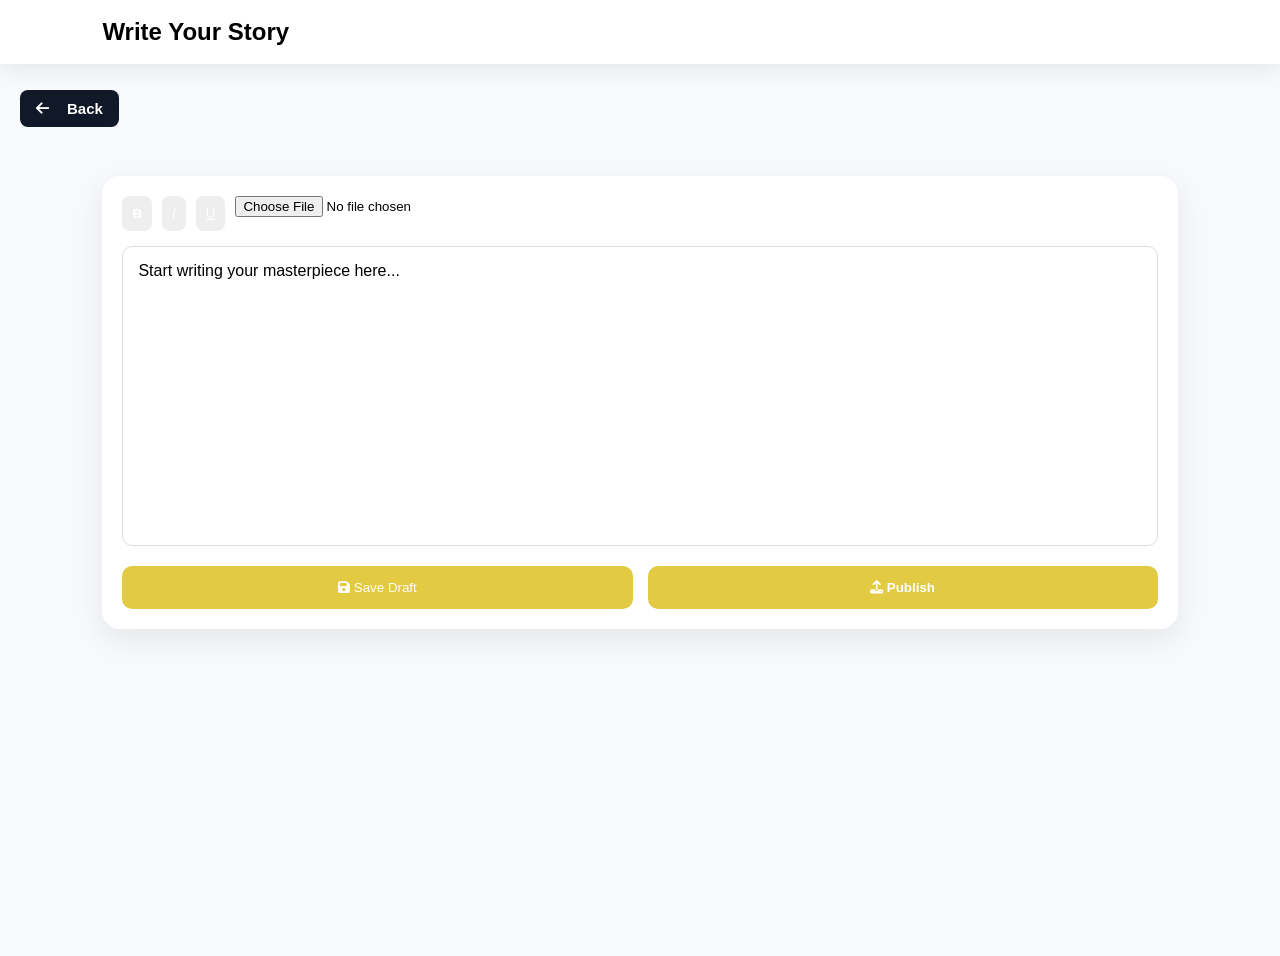
<file: write.html>
<!DOCTYPE html>
<html lang="en">
<head>
<meta charset="UTF-8">
<meta name="viewport" content="width=device-width, initial-scale=1.0">

<title>Write | Kathalata</title>

<link rel="stylesheet" href="style.css">
<link rel="stylesheet" href="https://cdnjs.cloudflare.com/ajax/libs/font-awesome/6.5.2/css/all.min.css">

</head>

<body>
    <select id="section">
    <option value="poetry">Poetry</option>
    <option value="prose">Prose</option>
    <option value="essays">Essays</option>
</select>

<div id="editor" contenteditable="true"></div>

<button onclick="publishWork()">Publish</button>

<!-- TOP BAR -->
<header class="topbar">

<a href="courses.html" class="back-btn">
<i class="fa-solid fa-arrow-left"></i> Back
</a>

<h2>Write Your Story</h2>

</header>

<!-- EDITOR -->
<section class="write-container">

<div class="editor-box">

<!-- TOOLBAR -->
<div class="toolbar">

<button onclick="document.execCommand('bold')"><b>B</b></button>

<button onclick="document.execCommand('italic')"><i>I</i></button>

<button onclick="document.execCommand('underline')"><u>U</u></button>

<input type="file">

</div>

<!-- EDITABLE AREA -->
<div class="editor" contenteditable="true">

Start writing your masterpiece here...

</div>

<!-- ACTION BUTTONS -->
<div class="action-buttons">

<button class="draft-btn">
<i class="fa-solid fa-floppy-disk"></i> Save Draft
</button>

<button class="publish-btn">
<i class="fa-solid fa-upload"></i> Publish
</button>

</div>

</div>

</section>

<script>
const editor = document.querySelector(".editor");
const draftBtn = document.querySelector(".draft-btn");
const publishBtn = document.querySelector(".publish-btn");

// SAVE DRAFT
draftBtn.addEventListener("click", () => {

    const content = editor.innerHTML.trim();

    if (content === "" || content === "Start writing your masterpiece here...") {
        alert("Please write something first.");
        return;
    }

    let drafts = JSON.parse(localStorage.getItem("drafts")) || [];

    drafts.push({
        id: Date.now(),
        content: content,
        date: new Date().toLocaleString()
    });

    localStorage.setItem("drafts", JSON.stringify(drafts));

    alert("Work saved to drafts!");

    window.location.href = "library.html";
});


// PUBLISH
publishBtn.addEventListener("click", () => {

    const content = editor.innerHTML.trim();

    if (content === "" || content === "Start writing your masterpiece here...") {
        alert("Please write something first.");
        return;
    }

    let posts = JSON.parse(localStorage.getItem("posts")) || [];

    posts.push({
        id: Date.now(),
        content: content,
        date: new Date().toLocaleString()
    });

    localStorage.setItem("posts", JSON.stringify(posts));

    alert("Work published successfully!");

    window.location.href = "section.html";
});
</script>
<script>
function publishWork() {
    const content = document.getElementById("editor").innerHTML;
    const section = document.getElementById("section").value;

    if (!content.trim()) {
        alert("Write something first");
        return;
    }

    let posts = JSON.parse(localStorage.getItem("posts")) || [];

    posts.push({
        id: Date.now(),
        section: section,
        content: content,
        likes: 0,
        comments: []
    });

    localStorage.setItem("posts", JSON.stringify(posts));

    alert("Published successfully!");
    window.location.href = "courses.html";
}
</script>

</body>
</html>
</file>
<file: style.css>
@import url('https://fonts.googleapis.com/css2?family=Inter:wght@100;200;300;400;500&family=Poppins:ital,wght@0,100;0,200;0,300;0,400;0,500;0,600;0,700;0,800;0,900;1,700;1,800;1,900&display=swap');

*
{
	margin: 0;
	padding: 0;
	box-sizing: border-box;
}

body
{
	font-family: 'Georgia', sans-serif;
}

h1
{
	font-size: 2.5rem;
	font-weight: 700;
	color: rgb(35, 35, 85);
}

span
{
	font-size: .9rem;
}

h6
{
	font-size: 1.1rem;
	color: rgb(24, 24, 49);
}


/*------------- Navigation style start ------------*/
nav
{
	position: fixed;
	width: 100%;
	background-color: #fff;
	display: flex;
	justify-content: space-between;
	align-items: center;
	padding: 1vw 8vw;
	box-shadow: 2px 2px 10px rgba(0, 0, 0, 0.15);
	z-index: 1;
}

nav .logo
{
	width: 150px;
	cursor: pointer;
}

nav .navigation
{
	display: flex;
}

#menu-btn
{
	width: 30px;
	height: 30px;
	display: none;
}

#menu-close
{
	display: none;
}

nav .navigation ul
{
	display: flex;
	justify-content: flex-end;
	align-items: center;
}

nav .navigation ul li
{
	list-style: none;
	margin-left: 30px;
}

nav .navigation ul li a
{
	text-decoration: none;
	color: rgb(21, 21, 100);
	font-size: 16px;
	font-weight: 500;
	transition: 0.3s ease;
}

nav .navigation ul li a.active,
nav .navigation ul li a:hover
{
	color: #FDC93B;

}
/*------------- Navigation style end ------------*/



/*------------- Hero section styling start --------------*/
#home
{
	background-image: linear-gradient(rgba(9, 5, 54, 0.3), rgba(5,4,46,0.7)), url("img/menubg.png");
	width: 100%;
	height: 100vh;
	background-size: cover;
	background-position: center center;
	display: flex;
	flex-direction: column;
	justify-content: center;
	align-items: center;
	text-align: center;
	padding-top: 40px;
}

#home h2
{
	color: #fff;
	font-size: 2.2rem;
	letter-spacing: 1px;
}

#home p
{
	width: 50%;
	color: #fff;
	font-size: 0.9rem;
	line-height: 25px;
}

#home .btn
{
	margin-top: 30px;
}

#home a
{
	text-decoration: none;
	font-size: 0.9rem;
	padding: 13px 35px;
	background-color: #ffffff;
	font-weight: 600;
	border-radius: 5px;
}

#home a.blue
{
	color: #fff;
	background: rgb(226, 194, 52);
	transition: 0.3s ease;
}

#home a.blue:hover
{
	color: rgb(226, 194, 52);
	background: #fff;
}

#home a.yellow
{
	color: #fff;
	background: #fdc938;
	transition: 0.3s ease;
}

#home a.yellow:hover
{
	color: rgb(226, 194, 52);
	background: #fff;
}
/*------------- Hero section styling end --------------*/


/*------------- Features section styling start -------------*/
#features
{
	padding: 5vw 8vw 0 8vw;
	text-align: center;
}

#features .fea-base
{
	display: grid;
	grid-template-columns: repeat(auto-fit, minmax(320px, 1fr));
	grid-gap: 1rem;
	margin-top: 50px;
}

#features .fea-box
{
	background: #edf1f2;
	text-align: start;
	padding: 1.2rem;
	border-radius: 6px;
}

#features .fea-box i
{
	font-size: 2.3rem;
	color: rgb(241, 226, 83);
}

#features .fea-box h3
{
	font-size: 1.2rem;
	font-weight: 600;
	color: rgb(5, 5, 5);
	padding: 13px 0 7px 0;
}

#features .fea-box p
{
	font-size: 1rem;
	font-weight: 400;
	color: rgb(17, 17, 16);
}
/*------------- Features section styling end -------------*/


/*------------- Courses section styling start ------------*/
#course
{
	padding: 8vw 8vw 8vw 8vw;
	text-align: center;
}

#course .course-box
{
	display: grid;
	grid-template-columns: repeat(auto-fit, minmax(320px, 1fr));
	grid-gap: 1rem;
	margin-top: 50px;
}

#course .courses
{
	text-align: start;
	background: #edf1f2;
	height: 100%;
	position: relative;
}

#course .courses img
{
	width: 100%;
	height: 60%;
	background-size: cover;
	background-position: center;
}

#course .courses .details
{
	padding: 15px 15px 0 15px;
}

#course .courses .details i
{
	color: #fdc93b;
	font-size: .9rem;
}

#course .courses .cost
{
	background-color: rgb(74, 74, 136);
	color: #fff;
	line-height: 70px;
	width: 70px;
	height: 70px;
	text-align: center;
	border-radius: 50%;
	position: absolute;
	right: 15px;
	bottom: 100px;
}
/*------------- Courses section styling end ------------*/


/*------------- Registration section styling start ----------*/
#registration
{
	padding: 6vw 8vw 6vw 8vw;
	background-image: linear-gradient(rgba(233, 212, 91, 0.5), rgba(238, 236, 96, 0.5)),url("img/menubg.png");
	width: 100%;
	height: 100%;
	background-size: cover;
	background-position: center;
	display: flex;
	justify-content: space-between;
	align-items: center;
}

#registration .reminder, #registration .reminder h1
{
	color: #fff;
}

#registration .reminder .time
{
	display: flex;
	margin-top: 40px;
}

#registration .reminder .time .date
{
	text-align: center;
	padding: 13px 33px;
	background: rgba(255, 255, 255, 0.25);
	backdrop-filter: blur(4px);
	box-shadow: 0 8px 32px 0 rgba(31, 38, 135, 0.37);
	border-radius: 10px;
	margin: 0 5px 10px 5px;
	border: 1px solid rgba(255, 255, 255, 0.18);
	font-size: 1.1rem;
	font-weight: 600;
}

#registration .form
{
	background: #fff;
	border-radius: 8px;
	display: flex;
	flex-direction: column;
	padding: 40px;
	box-shadow: 0 8px 32px 0 rgba(31, 38, 135, 0.37);
}

#registration .form input
{
	margin: 15px 0;
	padding: 15px 10px;
	border: 1px solid rgb(84, 40, 241);
	outline: none;
}

#registration .form input::placeholder
{
	color: #413c3c;
	font-weight: 500;
	font-size: 0.9rem;
}

#registration .form .btn
{
	margin-top: 20px;
}

#registration .form a.yellow
{
	text-decoration: none;
	font-size: 0.9rem;
	padding: 13px 35px;
	background-color: #fff;
	font-weight: 600;
	border-radius: 5px;
	color: #fff;
	background: #fdc938;
	transition: 0.3s ease;
}

#registration .form a.yellow:hover
{
	color: rgb(21, 21, 100);
	background: #fff;
}
/*------------- Registration section styling end ----------*/



/*------------- Experts section styling starts ----------*/
#experts
{
	padding: 8vw 8vw 8vw 8vw;
	text-align: center;
}

#experts .expert-box
{
	display: grid;
	grid-template-columns: repeat(auto-fit, minmax(50px, 1fr));
	grid-gap: 1rem;
	margin-top: 50px;
}

#experts .expert-box .profile
{
	background: #fafaf1;
	padding: 10x 10px;
	box-shadow: rgba(17, 17, 26, 0.05) 0px 1px 0px, rgba(17, 17, 26, 0.1) 0px 0px 8px;
}

#experts .expert-box .profile:hover
{
	box-shadow: rgba(0, 0, 0, 0.1) 0px 10px 30px;
}

.pro-links
{
	margin-top: 10px;
}

.pro-links i
{
	padding: 10px 13px;
	border: 1px solid rgb(21, 21, 100);
	cursor: pointer;
	transition: 0.3s ease;
}

.pro-links i:hover
{
	background: rgb(21, 21, 100);
	color: #fff;
}
/*------------- Experts section styling ends ----------*/



/*------------- Footer section styling starts ------------*/
footer
{
	padding: 8vw;
	background-color: #101c32;
	display: flex;
	justify-content: space-between;
	align-items: flex-start;
	flex-wrap: wrap;
}

footer .footer-col
{
	padding-bottom: 40px;
}

footer h3
{
	color: rgb(241, 240, 245);
	font-weight: 600;
	padding-bottom: 20px;
}

footer li
{
	list-style: none;
	color: #7b838a;
	padding: 10px 0;
	font-size: 15px;
	cursor: pointer;
	transition: 0.3s ease;
}

footer li:hover
{
	color: rgb(241, 240, 245);
}

footer p
{
	color: #7b838a;
}

footer .subscribe
{
	margin-top: 20px;
}

footer input
{
	width: 220px;
	padding: 15px 12px;
	background: #334F6C;
	border: none;
	outline: none;
	color: #fff;
}

footer .subscribe a
{
	text-decoration: none;
	font-size: 0.9rem;
	padding: 12px 15px;
	background-color: #fff;
	font-weight: 600;
}

footer .subscribe a.yellow
{
	color: #fff;
	background: #fdc93b;
	transition: 0.3s ease;
}

footer .subscribe a.yellow:hover
{
	color: rgb(21, 21, 100);
	background: #fff;
}

footer .copyright
{
	margin-top: 20px;
	width: 100%;
	display: flex;
	justify-content: space-between;
	align-items: center;
	flex-wrap: wrap;
}

footer .copyright p, footer .copyright p > a
{
	color: #fff;
	text-decoration: none;
}

footer .copyright .pro-links
{
	margin-top: 0px;
}

footer .copyright .pro-links i
{
	background-color: #5f7185;
	color: #fff;
}

footer .copyright .pro-links i:hover
{
	background: #fdc93b;
	color: #2c2c2c;
}
/*------------- Footer section styling ends ------------*/



/*---------------------------------------------------------*/
/*-------------------- Ipad screen styling ----------------*/
/*---------------------------------------------------------*/
@media screen and (max-width: 789px)
{
	nav
	{
		padding: 15px 20px;
	}

	nav img
	{
		width: 130px;
	}

	#menu-btn
	{
		display: initial;
	}

	#menu-close
	{
		display: initial;
		font-size: 1.6rem;
		color: #fff;
		padding: 30px 0 20px 20px;
	}

	nav .navigation ul
	{
		position: absolute;
		top: 0;
		right: -220px;
		display: flex;
		flex-direction: column;
		justify-content: flex-start;
		align-items: flex-start;
		width: 220px;
		height: 100vh;
		background: rgba(17, 20, 104, 0.45);
		backdrop-filter: blur(4.5px);
		border: 1px solid rgba(255, 255, 255, 0.18);
		transition: 0.3s ease-in;
	}

	nav .navigation ul.active
	{
		right: 0;
	}

	nav .navigation ul li
	{
		padding: 20px 0 20px 40px;
		margin-left: 0;
	}

	nav .navigation ul li a
	{
		color: #fff;
	}

	#home
	{
		padding: 0px;
	}

	#home p
	{
		width: 90%;
	}

	#features
	{
		padding: 8vw 4vw 0 4vw;
	}

	#course
	{
		padding: 8vw 4vw 8vw 4vw;
	}

	#registration
	{
		padding: 6vw 4vw 6vw 4vw;
		gap: 2.2rem;
	}

	#registration .reminder .time
	{
		display: flex;
		justify-content: space-between;
		flex-wrap: wrap;
		margin-top: 40px;
	}

	#experts
	{
		padding: 8vw 4vw 6vw 4vw;
	}

	footer .copyright .pro-links
	{
		margin-top: 20px;
	}
}


@media screen and (max-width: 475px)
{
	#registration
	{
		flex-direction: column;
	}

	.reminder p, .reminder h1
	{
		text-align: center;
	}

	.reminder h1
	{
		font-size: 1.8rem;
	}

	#registration .reminder .time
	{
		justify-content: space-evenly;
		margin-top: 20px;
	}
}
/* ===== ACTION BUTTON BOX ===== */
.action-box{
    display: flex;
    gap: 10px;
    margin-top: 15px;
    flex-wrap: wrap;
}

/* OPEN SECTION BUTTON */
.open-btn{
    flex: 1;
    text-align: center;
    padding: 10px;
    background: #101c32;
    color: #fff;
    text-decoration: none;
    border-radius: 6px;
    font-size: 0.85rem;
    transition: 0.3s ease;
}

.open-btn:hover{
    background: #fdc93b;
    color: #000;
}

/* WRITE BUTTON (UPGRADED) */
.write-btn{
    flex: 1;
    text-align: center;
    padding: 10px;
    background: #fdc93b;
    color: #000;
    text-decoration: none;
    border-radius: 6px;
    font-size: 0.85rem;
    font-weight: 600;
    transition: 0.3s ease;
}

.write-btn:hover{
    background: #101c32;
    color: #fff;
}

/* CARD IMPROVEMENT */
#course .courses{
    border-radius: 12px;
    overflow: hidden;
    transition: 0.3s ease;
}

#course .courses:hover{
    transform: translateY(-6px);
    box-shadow: 0 10px 25px rgba(0,0,0,0.15);
}
.post-container{
    padding: 120px 8vw;
}

.post-card{
    background: #fff;
    padding: 20px;
    border-radius: 12px;
    box-shadow: 0 10px 20px rgba(0,0,0,0.1);
    margin-bottom: 20px;
}

.post-actions{
    margin-top: 10px;
    display: flex;
    gap: 15px;
    font-size: 1.2rem;
    color: #101c32;
}

.post-actions i{
    cursor: pointer;
    transition: 0.3s;
}

.post-actions i:hover{
    color: #fdc93b;
}

/* BACK BUTTON */
.back-btn{
    position: fixed;
    top: 90px;
    left: 20px;
    background: #101c32;
    color: #fff;
    padding: 10px 15px;
    border-radius: 6px;
    text-decoration: none;
    font-size: 0.9rem;
    z-index: 999;
}

.back-btn:hover{
    background: #fdc93b;
    color: #000;
}
.editor-container{
    padding: 120px 8vw;
}

.toolbar{
    display: flex;
    gap: 10px;
    margin-bottom: 10px;
}

.toolbar button{
    padding: 10px;
    border: none;
    background: #101c32;
    color: #fff;
    border-radius: 6px;
    cursor: pointer;
}

.toolbar button:hover{
    background: #fdc93b;
    color: #000;
}

.editor{
    min-height: 300px;
    border: 2px solid #ddd;
    padding: 20px;
    border-radius: 10px;
    background: #fff;
}

.editor-actions{
    margin-top: 15px;
    display: flex;
    gap: 10px;
}

.draft-btn{
    flex: 1;
    padding: 12px;
    border: none;
    background: #777;
    color: #fff;
    border-radius: 6px;
    cursor: pointer;
}

.publish-btn{
    flex: 1;
    padding: 12px;
    border: none;
    background: #fdc93b;
    color: #000;
    border-radius: 6px;
    cursor: pointer;
    font-weight: bold;
}

.draft-btn:hover{
    background: #555;
}

.publish-btn:hover{
    background: #101c32;
    color: #fff;
}
/* POST CARD */
.post-card{
    background: #fff;
    padding: 20px;
    margin: 20px;
    border-radius: 12px;
    box-shadow: 0 10px 25px rgba(0,0,0,0.1);
}

/* IMAGE */
.post-img{
    width: 100%;
    border-radius: 10px;
    margin: 10px 0;
}

/* ACTIONS */
.post-actions{
    display: flex;
    gap: 20px;
    margin-top: 10px;
    cursor: pointer;
    font-weight: bold;
}

/* COMMENTS */
.comment-box{
    margin-top: 10px;
    padding: 10px;
    background: #f5f5f5;
    border-radius: 8px;
}

.comment-box input{
    width: 70%;
    padding: 5px;
}

.comment-box button{
    padding: 5px 10px;
}
.comment-item {
    background: #f1f5f9;
    padding: 8px;
    margin: 8px 0;
    border-radius: 6px;
    display: flex;
    justify-content: space-between;
    align-items: center;
}

.comment-item p {
    margin: 0;
}

.comment-item small {
    font-size: 0.7rem;
    color: gray;
}
/* ===== LIBRARY PAGE ===== */
/* =========================
   LIBRARY TOP BAR
========================= */

.library-topbar{
    position: fixed;
    top: 70px;              /* adjust to match your navigation height */
    left: 0;
    width: 100%;
    height: 70px;

    background: #ffffff;

    display: flex;
    align-items: center;
    justify-content: space-between;

    padding: 0 8%;

    box-shadow: 0 4px 15px rgba(0,0,0,.08);

    z-index: 999;
}

/* Push page content below the fixed top bar */
.library-content{
    margin-top: 170px;
}

.back-btn{
    background:#FDC93B;
    color:#101C32;

    border:none;

    padding:12px 22px;

    border-radius:10px;

    font-size:15px;

    font-weight:600;

    cursor:pointer;

    transition:.3s;
}

.back-btn i{
    margin-right:8px;
}

.back-btn:hover{
    background:#101C32;
    color:white;
}

.back-btn:hover {
    background: white;
    color: #101c32;
}

#publishedContainer,
#draftContainer {
    display: grid;
    grid-template-columns: repeat(auto-fit, minmax(280px, 1fr));
    gap: 20px;
    margin-top: 20px;
}

/* CARD STYLE */
.post-card {
    background: white;
    padding: 18px;
    border-radius: 12px;
    box-shadow: 0 8px 20px rgba(0,0,0,0.08);
    transition: 0.3s ease;
}

.post-card:hover {
    transform: translateY(-5px);
}

/* TITLE */
.post-card h2 {
    font-size: 1.2rem;
    color: #101c32;
}

/* CONTENT */
.post-card p {
    color: #444;
    margin-top: 8px;
    line-height: 1.5;
}

/* SECTION HEADERS */
section h1 {
    margin-top: 30px;
    color: #101c32;
    border-left: 5px solid #FDC93B;
    padding-left: 10px;
}
body {
    background: #f5f7fb;
}
/* ===== ACTION BAR ===== */
.action-bar {
    display: flex;
    gap: 12px;
    margin-top: 20px;
}

/* BASE BUTTON STYLE */
.action-btn {
    padding: 12px 18px;
    border-radius: 10px;
    border: none;
    cursor: pointer;
    font-weight: 600;
    font-size: 0.95rem;
    display: flex;
    align-items: center;
    gap: 8px;
    transition: 0.3s ease;
}

/* PUBLISH BUTTON */
.publish {
    background: linear-gradient(135deg, #1e3a8a, #2563eb);
    color: white;
    box-shadow: 0 8px 20px rgba(37, 99, 235, 0.3);
}

.publish:hover {
    transform: translateY(-2px);
}

/* DRAFT BUTTON */
.draft {
    background: linear-gradient(135deg, #facc15, #eab308);
    color: #1f1f1f;
    box-shadow: 0 8px 20px rgba(250, 204, 21, 0.3);
}

.draft:hover {
    transform: translateY(-2px);
}

/* ICON SIZE */
.action-btn i {
    font-size: 1rem;
}
.post-card:hover {
    transform: scale(1.02);
    transition: 0.2s ease;
    background: #f9fafb;
}
/* ================= CONTACT PAGE ================= */

#contact-page{
    padding:140px 8% 80px;
    background:#f7f9fc;
}

#contact-page h1{
    text-align:center;
    font-size:42px;
    color:#101C32;
}

#contact-page p{
    text-align:center;
    margin-top:15px;
    color:#666;
}

.contact-container{

    margin-top:60px;

    display:grid;

    grid-template-columns:1fr 1.3fr;

    gap:40px;

}

.contact-info{

    display:flex;

    flex-direction:column;

    gap:25px;

}

.info-card{

    background:white;

    padding:25px;

    border-radius:15px;

    display:flex;

    gap:18px;

    align-items:center;

    box-shadow:0 10px 30px rgba(0,0,0,.08);

}

.info-card i{

    width:65px;

    height:65px;

    background:#FDC93B;

    border-radius:50%;

    display:flex;

    justify-content:center;

    align-items:center;

    color:#101C32;

    font-size:24px;

}

.info-card h3{

    color:#101C32;

    margin-bottom:6px;

}

.contact-form{

    background:white;

    padding:40px;

    border-radius:15px;

    box-shadow:0 10px 30px rgba(0,0,0,.08);

}

.contact-form input,

.contact-form textarea{

    width:100%;

    margin-bottom:18px;

    padding:16px;

    border:1px solid #ddd;

    border-radius:10px;

    font-size:15px;

    outline:none;

    transition:.3s;

}

.contact-form input:focus,

.contact-form textarea:focus{

    border-color:#FDC93B;

}

.contact-form button{

    width:100%;

    background:#101C32;

    color:white;

    padding:16px;

    border:none;

    border-radius:10px;

    font-size:16px;

    cursor:pointer;

    transition:.3s;

}

.contact-form button:hover{

    background:#FDC93B;

    color:#101C32;

}

.contact-form button i{

    margin-right:10px;

}

@media(max-width:900px){

.contact-container{

grid-template-columns:1fr;

}

}
/* ===========================================
   MODERN FOOTER
=========================================== */

#footer-info{

    background:#101C32;

    color:white;

    padding:80px 8% 30px;

    text-align:center;

}

#footer-info h1{

    color:white;

    font-size:40px;

}

#footer-info>p{

    color:#c8c8c8;

    margin-top:12px;

}

.footer-grid{

    margin-top:50px;

    display:grid;

    grid-template-columns:repeat(auto-fit,minmax(240px,1fr));

    gap:25px;

}

.footer-card{

    background:#182A46;

    padding:30px;

    border-radius:15px;

    transition:.3s;

    box-shadow:0 10px 30px rgba(0,0,0,.15);

}

.footer-card:hover{

    transform:translateY(-8px);

}

.footer-profile{

    width:90px;

    height:90px;

    border-radius:50%;

    border:4px solid #FDC93B;

    object-fit:cover;

    margin-bottom:15px;

}

.footer-card h3{

    color:#FDC93B;

    margin-bottom:20px;

}

.footer-card span{

    color:#cfcfcf;

    display:block;

    margin-top:10px;

}

.footer-card a{

    display:block;

    color:#ddd;

    text-decoration:none;

    margin:12px 0;

    transition:.3s;

}

.footer-card a:hover{

    color:#FDC93B;

    padding-left:10px;

}

.footer-card p{

    color:#ddd;

    margin:12px 0;

}

.footer-card i{

    margin-right:10px;

}

.social-icons{

    display:flex;

    justify-content:center;

    gap:15px;

    margin:25px 0;

}

.social-icons a{

    width:48px;

    height:48px;

    background:#FDC93B;

    color:#101C32;

    display:flex;

    justify-content:center;

    align-items:center;

    border-radius:50%;

    font-size:20px;

    transition:.3s;

}

.social-icons a:hover{

    background:white;

    transform:scale(1.1);

}

.footer-text{

    color:#bbb;

    margin-top:20px;

}

.footer-bottom{

    margin-top:50px;

    border-top:1px solid rgba(255,255,255,.1);

    padding-top:20px;

    color:#aaa;

    font-size:14px;

}
/*=============================
        WRITING SECTIONS
=============================*/

.section-header{
    text-align:center;
    margin-bottom:50px;
}

.section-header h1{
    font-size:42px;
    color:#151564;
    margin-bottom:10px;
}

.section-header p{
    color:#666;
    font-size:16px;
}

.course-box{

    display:grid;

    grid-template-columns:repeat(auto-fit,minmax(350px,1fr));

    gap:35px;

}

.courses{

    background:#fff;

    border-radius:18px;

    overflow:hidden;

    box-shadow:0 10px 30px rgba(0,0,0,.08);

    transition:.35s;

}

.courses:hover{

    transform:translateY(-10px);

    box-shadow:0 20px 40px rgba(0,0,0,.15);

}

.course-image{

    position:relative;

    overflow:hidden;

}

.course-image img{

    width:100%;

    height:240px;

    object-fit:cover;

    transition:.4s;

}

.courses:hover img{

    transform:scale(1.08);

}

.badge{

    position:absolute;

    top:18px;

    left:18px;

    background:#FDC93B;

    color:#111;

    font-weight:700;

    padding:8px 18px;

    border-radius:30px;

    font-size:14px;

}

.details{

    padding:28px;

}

.details h3{

    color:#151564;

    margin-bottom:12px;

    font-size:25px;

}

.details p{

    color:#666;

    line-height:26px;

}

.course-info{

    display:flex;

    justify-content:space-between;

    margin:25px 0;

    color:#666;

    font-size:15px;

}

.course-info span{

    display:flex;

    align-items:center;

    gap:8px;

}

.course-info i{

    color:#FDC93B;

}

.course-buttons{

    display:flex;

    gap:15px;

}

.course-buttons a{

    flex:1;

    text-decoration:none;

    text-align:center;

    padding:14px;

    border-radius:10px;

    font-weight:600;

    transition:.3s;

}

.section-btn{

    background:#151564;

    color:white;

}

.section-btn:hover{

    background:#2438c4;

}

.write-btn{

    background:#FDC93B;

    color:#111;

}

.write-btn:hover{

    background:#ffd75d;

}

.course-buttons i{

    margin-right:8px;

}
/* ===================== SECTION READING PAGE ===================== */

.topbar{
    position:fixed;
    top:0;
    left:0;
    width:100%;
    background:white;
    display:flex;
    align-items:center;
    justify-content:space-between;
    padding:18px 8%;
    box-shadow:0 5px 20px rgba(0,0,0,.08);
    z-index:1000;
}

.back-btn{
    text-decoration:none;
    color:#151564;
    font-weight:600;
}

.read-container{
    padding:120px 10% 60px;
    background:#f7f9fc;
    min-height:100vh;
}

.post-card{
    background:white;
    padding:40px;
    border-radius:18px;
    box-shadow:0 10px 30px rgba(0,0,0,.08);
}

.post-card h1{
    font-size:32px;
    color:#151564;
}

.post-meta{
    margin:15px 0 25px;
    display:flex;
    gap:20px;
    color:#777;
    font-size:14px;
}

.post-actions{
    margin-top:30px;
    display:flex;
    gap:15px;
}

.post-actions button{
    padding:12px 18px;
    border:none;
    border-radius:10px;
    cursor:pointer;
    font-weight:600;
    transition:.3s;
}

.like-btn{
    background:#ffe3e3;
    color:#d11a2a;
}

.comment-btn{
    background:#e6f0ff;
    color:#1a4fd1;
}

.share-btn{
    background:#e8ffe8;
    color:#1f7a1f;
}

.post-actions button:hover{
    transform:scale(1.05);
}

/* COMMENTS */

.comment-section{
    margin-top:40px;
}

.comment-section h3{
    margin-bottom:15px;
}

.comment-box{
    display:flex;
    gap:10px;
    margin-bottom:20px;
}

.comment-box input{
    flex:1;
    padding:12px;
    border-radius:10px;
    border:1px solid #ddd;
}

.comment-box button{
    padding:12px 18px;
    background:#151564;
    color:white;
    border:none;
    border-radius:10px;
}

.comment{
    background:white;
    padding:12px;
    margin-bottom:10px;
    border-radius:10px;
    display:flex;
    justify-content:space-between;
}
/* ===================== WRITE PAGE ===================== */

.write-container{
    padding:120px 8% 60px;
    background:#f7f9fc;
    min-height:100vh;
}

.editor-box{
    background:white;
    border-radius:18px;
    padding:20px;
    box-shadow:0 10px 30px rgba(0,0,0,.08);
}

.toolbar{
    display:flex;
    gap:10px;
    margin-bottom:15px;
}

.toolbar button{
    padding:10px;
    border:none;
    background:#eee;
    border-radius:8px;
    cursor:pointer;
}

.editor{
    min-height:300px;
    border:1px solid #ddd;
    border-radius:10px;
    padding:15px;
    outline:none;
    background:#fff;
}

.action-buttons{
    margin-top:20px;
    display:flex;
    gap:15px;
}

.draft-btn{
    flex:1;
    background:#e2ca43;
    color:rgb(255, 253, 253);
    border:none;
    padding:14px;
    border-radius:10px;
    cursor:pointer;
}

.publish-btn{
    flex:1;
    background:#e2ca43;
    color:white;
    border:none;
    padding:14px;
    border-radius:10px;
    cursor:pointer;
}

.draft-btn:hover,
.publish-btn:hover{
    opacity:.9;
}
/* =========================
   SECTION WORK PAGES
========================= */

.works-page {
    padding: 120px 8vw;
    background: #f6f7fb;
}

.works-page h1 {
    font-size: 2.2rem;
    margin-bottom: 10px;
}

.subtext {
    color: #666;
    margin-bottom: 30px;
}

/* BACK BUTTON */
.top-bar {
    padding: 90px 8vw 0 8vw;
}

.back-btn {
    display: inline-flex;
    align-items: center;
    gap: 10px;
    padding: 10px 16px;
    background: #111827;
    color: white;
    border-radius: 8px;
    text-decoration: none;
    font-weight: 600;
    transition: 0.3s;
}

.back-btn:hover {
    background: #fdc93b;
    color: black;
}

/* WORK GRID */
.work-grid {
    display: grid;
    grid-template-columns: repeat(auto-fit, minmax(280px, 1fr));
    gap: 20px;
}

/* CARD */
.work-card {
    background: white;
    padding: 20px;
    border-radius: 12px;
    box-shadow: 0 10px 25px rgba(0,0,0,0.08);
    transition: 0.3s;
}

.work-card:hover {
    transform: translateY(-5px);
}

.work-card h3 {
    margin-bottom: 10px;
}

/* ACTION ICONS */
.work-actions {
    margin-top: 15px;
    display: flex;
    gap: 15px;
}

.work-actions i {
    cursor: pointer;
    font-size: 1.1rem;
    color: #444;
    transition: 0.3s;
}

.work-actions i:hover {
    color: #fdc93b;
}
.work-card p {
    text-align: justify;
    line-height: 1.8;
    font-size: 1rem;
    color: #333;
    white-space: pre-line; /* keeps line breaks you type */
}
</file>
